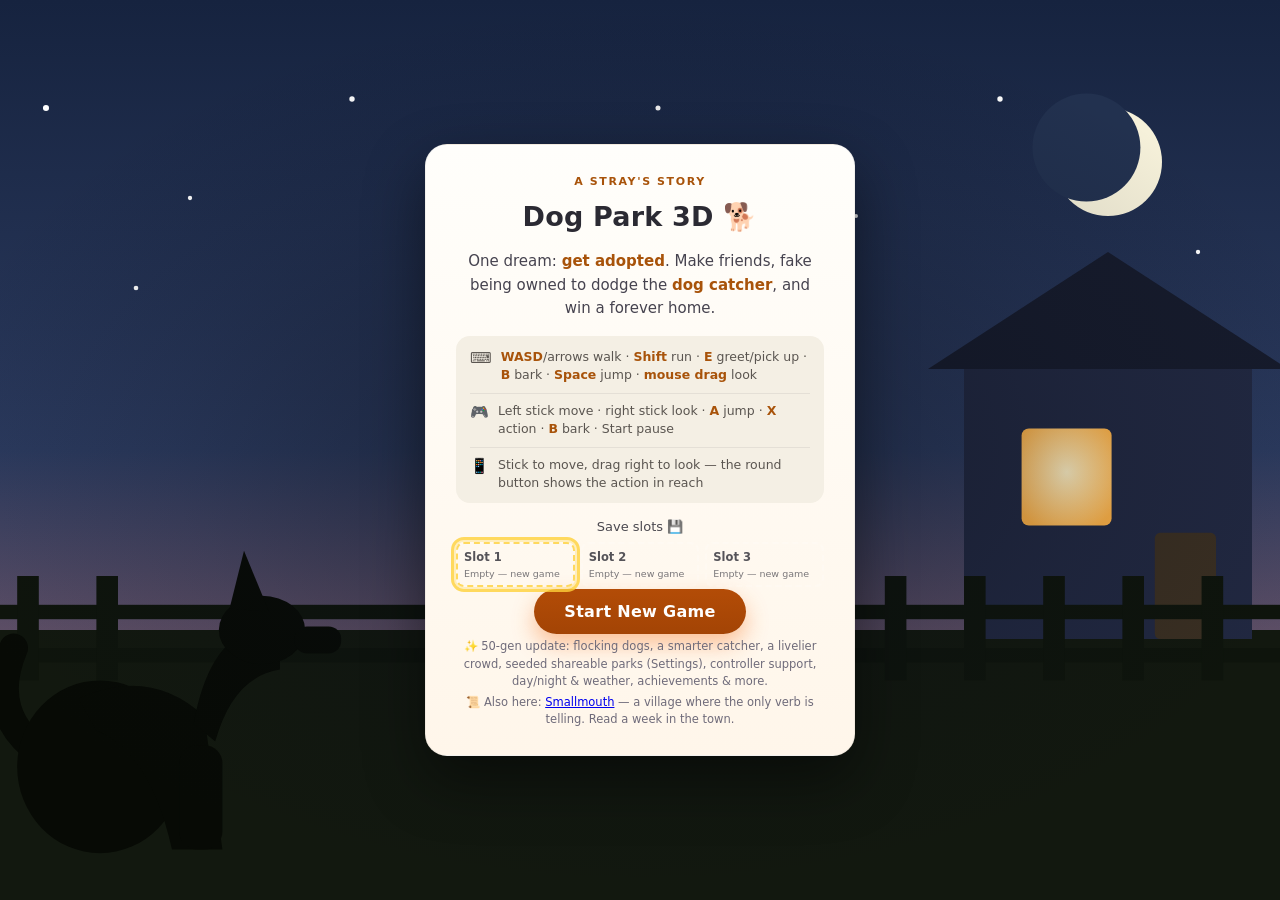
<file: index.html>
<!DOCTYPE html>
<html lang="en">
<head>
  <meta charset="UTF-8" />
  <meta name="viewport" content="width=device-width, initial-scale=1.0, maximum-scale=1.0, user-scalable=no, viewport-fit=cover" />
  <title>Dog Park 3D 🐕</title>
  <link rel="stylesheet" href="world.css" />
</head>
<body>
  <div id="app">
    <canvas id="scene"></canvas>
    <div id="scent-veil" class="hidden" aria-hidden="true"></div>

    <button id="sound-toggle" title="Toggle sound (M)">🔊</button>
    <button id="pause-toggle" title="Pause (P)">⏸</button>
    <button id="ach-toggle" title="Achievements">🏆</button>
    <button id="settings-toggle" title="Settings">⚙</button>

    <!-- Achievements overlay: the full checklist behind the HUD's bare
         "X/N" trophy chip — every achievement, locked or not, with a short
         hint for how to earn it, so it's a real chase-able list. -->
    <div id="ach-overlay" class="overlay hidden">
      <div class="card">
        <h2>Achievements <span id="ach-count"></span></h2>
        <div id="ach-list"></div>
        <button id="ach-done">Done</button>
      </div>
    </div>

    <!-- Settings overlay -->
    <div id="settings-overlay" class="overlay hidden">
      <div class="card">
        <h2>Settings</h2>
        <label class="setrow"><input type="checkbox" id="set-minimap" checked> Minimap radar</label>
        <label class="setrow"><input type="checkbox" id="set-reduce"> Reduce motion (less rain, fireflies, hearts)</label>
        <div class="setrow" style="display:block">🌳 Park seed: <b id="seed-val">—</b> · same seed = same park</div>
        <div class="setrow" style="gap:8px"><button id="copy-seed" class="mini">Copy park link</button><button id="new-park" class="mini">New random park</button></div>
        <div class="setrow" style="display:block">🐕 Save code: carry your level, bond, bark, disguise &amp; achievements to another device</div>
        <div class="setrow" style="gap:8px"><button id="copy-save" class="mini">Copy save code</button></div>
        <div class="setrow" style="gap:8px">
          <input type="text" id="load-save-input" placeholder="Paste a save code…" style="flex:1;min-width:0">
          <button id="load-save" class="mini">Load</button>
        </div>
        <button id="settings-wipe" class="secondary">Delete all save data…</button>
        <button id="settings-done">Done</button>
      </div>
    </div>

    <!-- Pause overlay -->
    <div id="pause-overlay" class="overlay hidden">
      <div class="card">
        <h2>Paused</h2>
        <p>Take a breather. Your progress is saved automatically.</p>
        <div class="keys">
          <span><b>W A S D</b> / stick — move · <b>Shift</b> — sprint (uses Energy)</span>
          <span><b>E</b> — action · <b>B</b> — bark (levels up!) · <b>Space</b> — jump</span>
          <span>🍖 treats = zoomies · 🥏 fetch to bond · feed 🦆 to calm them</span>
        </div>
        <button id="resume-btn">Resume</button>
        <button id="restart-btn" class="secondary">Restart game</button>
        <button id="wipe-btn" class="secondary">Delete all save data…</button>
        <p id="pause-build">build __BUILD__</p>
      </div>
    </div>

    <!-- Game HUD -->
    <!-- Top-centre column. The objective and the coach are STACKED IN FLOW
         rather than each absolutely positioned at a hand-picked top offset:
         the coach used to sit at `top: 60px`, a constant that assumed the
         objective was exactly one wrapped line tall. On a phone the objective
         wraps to 114px, so the coach rendered entirely inside it and both were
         illegible (measured: 100% of the smaller box). -->
    <div id="hud-top">
      <div id="objective" class="hidden"><b id="level-tag"></b><span id="objective-text"></span></div>
      <!-- First-fetch onboarding coach: one line, shown only to a brand-new
           player until they complete their first fetch (see updateCoach). -->
      <div id="coach" class="hidden"></div>
    </div>
    <div id="meters" class="hidden">
      <div class="meter" id="sus-meter">
        <div class="mhead"><span class="mlabel" id="sus-label">Suspicion</span><span class="mval" id="sus-val"></span></div>
        <div class="bar"><i id="susbar"></i><b id="sus-mark" class="hidden" title="he starts chasing here"></b></div>
      </div>
      <div class="meter">
        <div class="mhead"><span class="mlabel">Energy</span><span class="mval" id="stam-val"></span></div>
        <div class="bar"><i id="stambar"></i></div>
      </div>
      <div id="identity"></div>
    </div>
    <canvas id="minimap" width="140" height="140" class="hidden"></canvas>
    <div id="friends" class="hidden"></div>
    <div id="prompt" class="hidden"></div>
    <div id="toast" class="hidden"></div>
    <!-- Achievement banner: unlocks get their OWN surface, not a line in the
         toast stream where they styled identically to "nothing but trash". -->
    <div id="ach-banner" class="hidden" role="status"></div>
    <div id="alert" class="hidden">🚨 Dog catcher! Run — lose him or lower your Suspicion!</div>
    <div id="legend" class="hidden"></div>

    <!-- Mobile controls -->
    <div id="touch-controls" class="hidden">
      <div id="joystick"><div id="stick"></div></div>
      <button id="act-btn">ACT</button>
      <button id="bark-btn">BARK</button>
      <button id="jump-btn">JUMP</button>
      <button id="trick-btn">🐾<small>TRICK</small></button>
      <button id="sniff-btn" aria-label="Sniff (hold)">👃<small>SNIFF</small></button>
    </div>

    <!-- Free-roam trick wheel: hold a trigger (LT on a pad, T on a keyboard, or
         the 🐾 touch button) to open a radial menu of the tricks you've learned,
         aim with the stick/mouse to highlight one, and release / tap to perform
         it near a friend. Distinct from the Simon-Says showcase buttons below. -->
    <div id="trick-wheel" class="hidden" aria-hidden="true">
      <div id="trick-wheel-dial">
        <div id="trick-wheel-hint">Tricks</div>
        <div id="trick-wheel-ring"></div>
      </div>
    </div>

    <!-- Story / level / win / arrest overlay -->
    <div id="story-overlay" class="overlay hidden">
      <div class="card">
        <h2 id="story-title"></h2>
        <p id="story-text"></p>
        <button id="story-btn">Continue</button>
      </div>
    </div>

    <!-- Minigame rules cutscene: HOLD (not tap) to advance, so it can't be
         mashed through by habit — see the hold-bar fill for feedback. -->
    <div id="cutscene-overlay" class="overlay hidden">
      <div class="card">
        <h2 id="cutscene-title"></h2>
        <p id="cutscene-text"></p>
        <div class="hold-bar"><i id="cutscene-hold-fill"></i></div>
        <div id="cutscene-hint">Hold E to continue</div>
      </div>
    </div>

    <!-- Trick showcase Simon-Says input — shown only during the input phase -->
    <div id="trick-controls" class="hidden">
      <button id="trick-sit-btn">SIT</button>
      <button id="trick-spin-btn">SPIN</button>
      <button id="trick-speak-btn">SPEAK</button>
    </div>

    <!-- The called sequence, shown as the CURRENT device's actual button
         glyphs (X/A/B on a pad, 1/2/3 on a keyboard) — not trick names — so
         the player can read off exactly what to press instead of having to
         remember which trick maps to which button. -->
    <div id="trick-sequence" class="hidden"></div>

    <!-- Start / help overlay -->
    <div id="overlay">
      <!-- Animated title backdrop: a self-contained SVG vignette (no assets) —
           a stray outside a picket fence at dusk, gazing at a warm-lit home. Sets
           the game's whole want in one glance, silent (pre-audio-unlock) and
           non-blocking, so it never taxes time-to-fun. Reduce-motion aware. -->
      <div id="title-scene" aria-hidden="true">
        <svg viewBox="0 0 800 500" preserveAspectRatio="xMidYMid slice">
          <defs>
            <linearGradient id="ts-sky" x1="0" y1="0" x2="0" y2="1">
              <stop offset="0" stop-color="#16233f"/>
              <stop offset="0.5" stop-color="#2b3a5e"/>
              <stop offset="0.82" stop-color="#7a5a6a"/>
              <stop offset="1" stop-color="#e6a15c"/>
            </linearGradient>
            <radialGradient id="ts-win" cx="0.5" cy="0.45" r="0.65">
              <stop offset="0" stop-color="#fff0c4"/>
              <stop offset="1" stop-color="#ffb347"/>
            </radialGradient>
            <radialGradient id="ts-scrim" cx="0.5" cy="0.5" r="0.5">
              <stop offset="0" stop-color="#0a0e18" stop-opacity="0.5"/>
              <stop offset="0.65" stop-color="#0a0e18" stop-opacity="0.14"/>
              <stop offset="1" stop-color="#0a0e18" stop-opacity="0"/>
            </radialGradient>
          </defs>
          <rect width="800" height="500" fill="url(#ts-sky)"/>
          <g class="ts-stars" fill="#fff">
            <circle cx="70" cy="60" r="1.7"/><circle cx="150" cy="110" r="1.2"/>
            <circle cx="240" cy="55" r="1.5"/><circle cx="330" cy="95" r="1.1"/>
            <circle cx="120" cy="160" r="1.3"/><circle cx="410" cy="60" r="1.4"/>
            <circle cx="520" cy="120" r="1.1"/><circle cx="600" cy="55" r="1.5"/>
            <circle cx="710" cy="140" r="1.2"/><circle cx="760" cy="80" r="1.4"/>
            <circle cx="300" cy="150" r="1.1"/><circle cx="470" cy="150" r="1.2"/>
          </g>
          <!-- crescent moon -->
          <g class="ts-moon"><circle cx="660" cy="90" r="30" fill="#f6f1da"/>
            <circle cx="648" cy="82" r="30" fill="#22314f"/></g>
          <!-- ground -->
          <rect x="0" y="350" width="800" height="150" fill="#12180f"/>
          <!-- the home, warm window aglow (kept right of the centred card) -->
          <g>
            <polygon points="560,205 660,140 760,205" fill="#161b2c"/>
            <rect x="580" y="205" width="160" height="150" fill="#212841"/>
            <rect class="ts-window" x="612" y="238" width="50" height="54" rx="4" fill="url(#ts-win)"/>
            <rect x="686" y="296" width="34" height="59" rx="3" fill="#3a2f22"/>
          </g>
          <!-- a low picket fence across the mid-ground: the stray sits outside it -->
          <g fill="#0e140c">
            <rect x="-10" y="336" width="820" height="8"/>
            <rect x="-10" y="360" width="820" height="8"/>
            <g>
              <rect x="10" y="320" width="12" height="58"/><rect x="54" y="320" width="12" height="58"/>
              <rect x="98" y="320" width="12" height="58"/><rect x="360" y="320" width="12" height="58"/>
              <rect x="404" y="320" width="12" height="58"/><rect x="448" y="320" width="12" height="58"/>
              <rect x="492" y="320" width="12" height="58"/><rect x="536" y="320" width="12" height="58"/>
              <rect x="580" y="320" width="12" height="58"/><rect x="624" y="320" width="12" height="58"/>
              <rect x="668" y="320" width="12" height="58"/><rect x="712" y="320" width="12" height="58"/>
              <rect x="756" y="320" width="12" height="58"/>
            </g>
          </g>
          <!-- the stray: sitting in the foreground-left, gazing toward the home.
               Outer group positions it; the CSS breathe animation lives on the
               inner group, so its transform can't clobber this translate. -->
          <g transform="translate(48,300)">
            <g class="ts-dog" fill="#070a05">
              <path d="M22,120 Q-12,98 4,60" stroke="#070a05" stroke-width="16" fill="none" stroke-linecap="round"/>
              <ellipse cx="52" cy="126" rx="46" ry="48"/>
              <path d="M40,88 Q80,70 110,98 L120,172 L92,172 Q80,118 50,106 Z"/>
              <rect x="96" y="114" width="24" height="58" rx="10"/>
              <path d="M104,102 Q112,58 136,50 L152,54 L152,72 Q126,76 116,112 Z"/>
              <ellipse cx="142" cy="50" rx="24" ry="19"/>
              <rect x="160" y="48" width="26" height="15" rx="7"/>
              <polygon points="124,38 132,6 146,40"/>
            </g>
          </g>
          <rect width="800" height="500" fill="url(#ts-scrim)"/>
        </svg>
      </div>
      <div class="card">
        <span class="eyebrow">A stray's story</span>
        <h1>Dog Park 3D <span class="brand-emoji">🐕</span></h1>
        <p class="pitch">One dream: <b>get adopted</b>. Make friends, fake being
           owned to dodge the <b>dog catcher</b>, and win a forever home.</p>
        <div class="keys">
          <div class="keys-row"><span class="keys-icon" aria-hidden="true">⌨️</span>
            <span><b>WASD</b>/arrows walk · <b>Shift</b> run · <b>E</b> greet/pick up
              · <b>B</b> bark · <b>Space</b> jump · <b>mouse drag</b> look</span></div>
          <div class="keys-row"><span class="keys-icon" aria-hidden="true">🎮</span>
            <span>Left stick move · right stick look · <b>A</b> jump ·
              <b>X</b> action · <b>B</b> bark · Start pause</span></div>
          <div class="keys-row"><span class="keys-icon" aria-hidden="true">📱</span>
            <span>Stick to move, drag right to look — the round button
              shows the action in reach</span></div>
        </div>
        <!-- Boot flow, one screen at a time (was a single cramped scrolling card
             with no working controller nav for slots): step 0 picks a save slot
             (Continue an existing one, or start a new one); a NEW game only then
             continues to step 1 (coat) and step 2 (name). Continuing an existing
             slot skips straight to the park. #start-btn is ONE stable button
             across every step — its label/action changes with the step, so
             there's always exactly one clear "confirm" control (mouse, Enter
             key, or gamepad A) driving the whole flow. -->
        <div id="step-slots" class="wiz-step">
          <span class="coat-label">Save slots 💾</span>
          <div id="slot-cards"></div>
        </div>
        <div id="step-coat" class="wiz-step hidden">
          <span class="coat-label">Pick your pup 🐾</span>
          <div id="coat-swatches"></div>
        </div>
        <div id="step-name" class="wiz-step hidden">
          <label class="coat-label" for="dog-name">Name your pup</label>
          <input type="text" id="dog-name" maxlength="16" autocomplete="off" spellcheck="false" placeholder="Buddy" />
        </div>
        <p id="pad-hint" class="hidden"></p>
        <button id="start-btn">Continue</button>
        <p class="version">✨ 50-gen update: flocking dogs, a smarter catcher, a livelier crowd, seeded shareable parks (Settings), controller support, day/night &amp; weather, achievements &amp; more.</p>
        <p class="version">📜 Also here: <a href="./smallmouth/">Smallmouth</a> — a village where the only verb is telling. Read a week in the town.</p>
        <p class="loading" id="loading">Loading world…</p>
      </div>
    </div>
    <!-- Celebration confetti + a brief screen flash — juice for the payoff
         moments (level clear, adoption) and the "caught" beat. Pointer-through,
         above the world but below the modal cards. -->
    <div id="confetti" aria-hidden="true"></div>
    <div id="flash" aria-hidden="true"></div>

    <!-- Cinematic cutscene: letterbox bars + a caption, shown while a scripted
         camera shot plays at a story beat. Always skippable (E / ACT / tap). -->
    <div id="cinema" class="hidden" aria-hidden="true">
      <div class="cinebar top"></div>
      <div class="cinebar bottom"></div>
      <div id="cinema-cap"></div>
      <div id="cinema-skip">press E / tap to skip ▸</div>
    </div>

    <div id="build">build __BUILD__</div>
  </div>

  <script type="module" src="world.js?v=__BUILD__"></script>
</body>
</html>
</file>
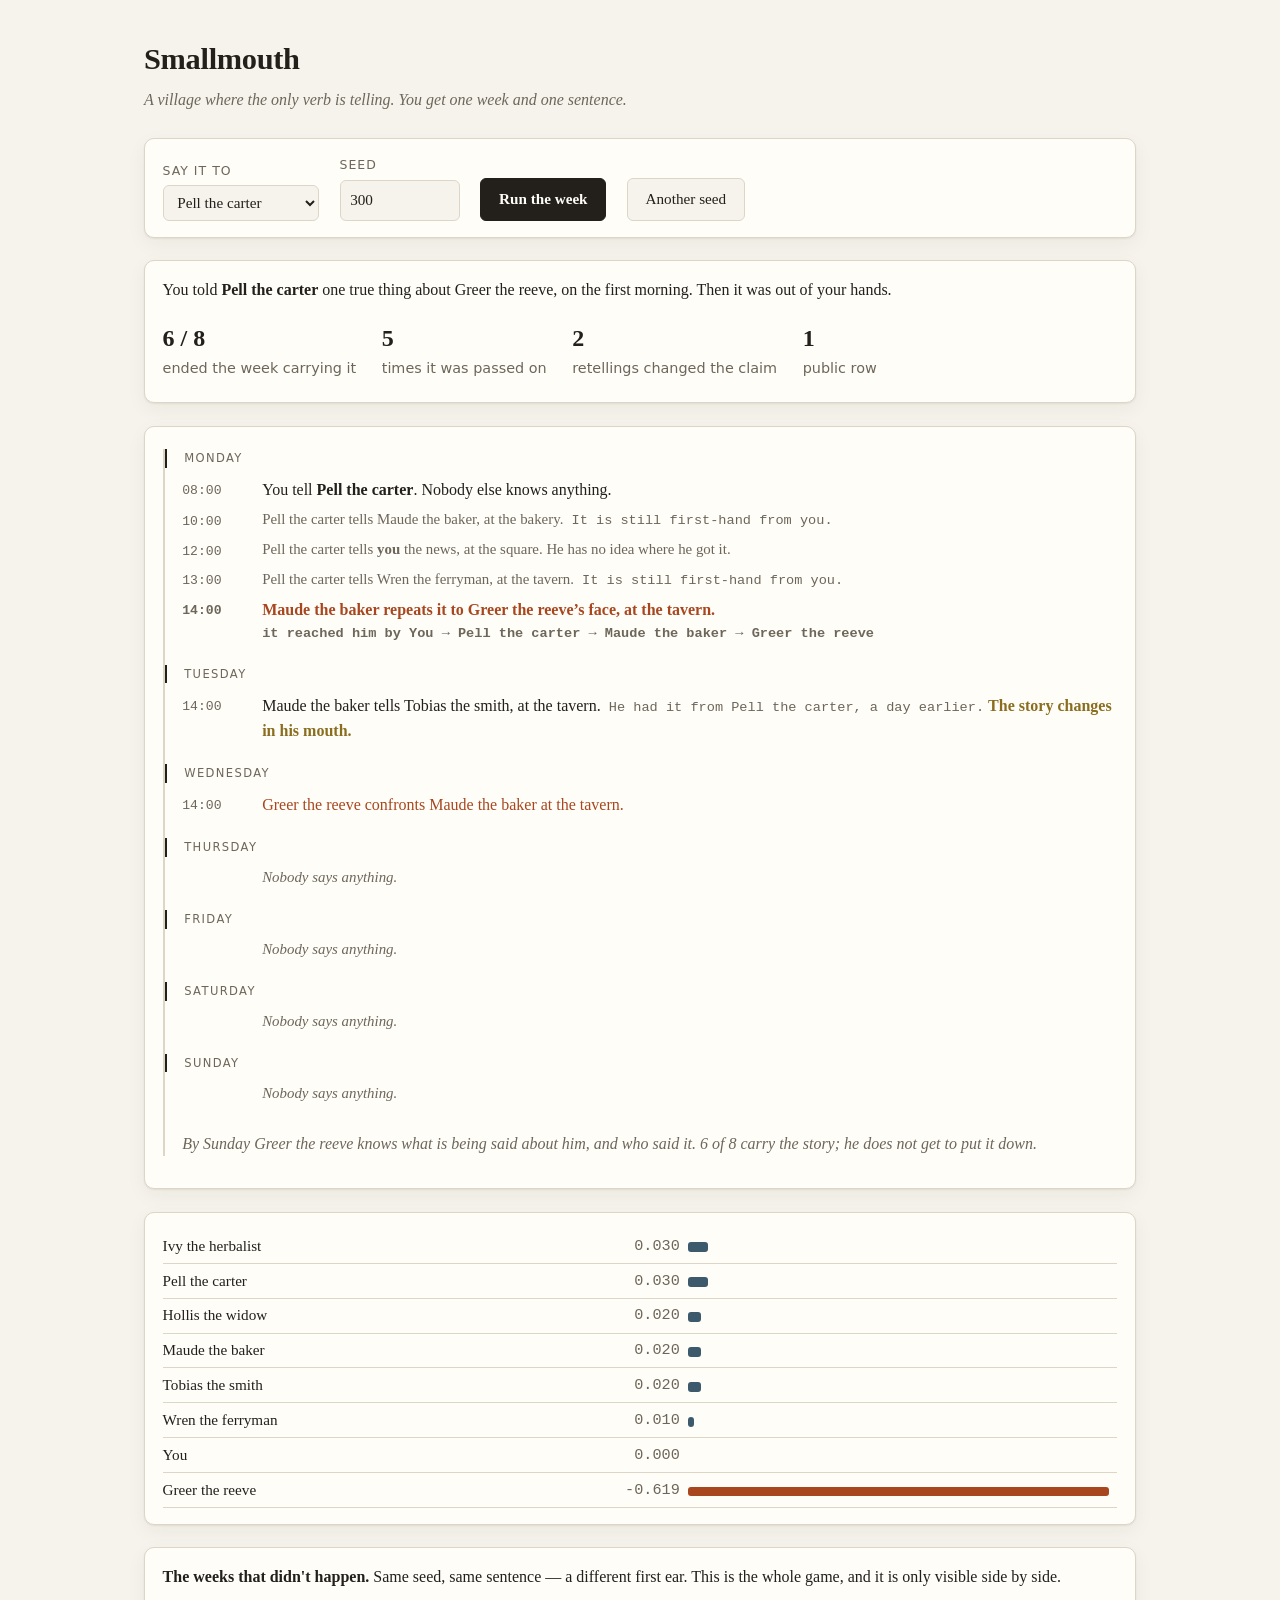
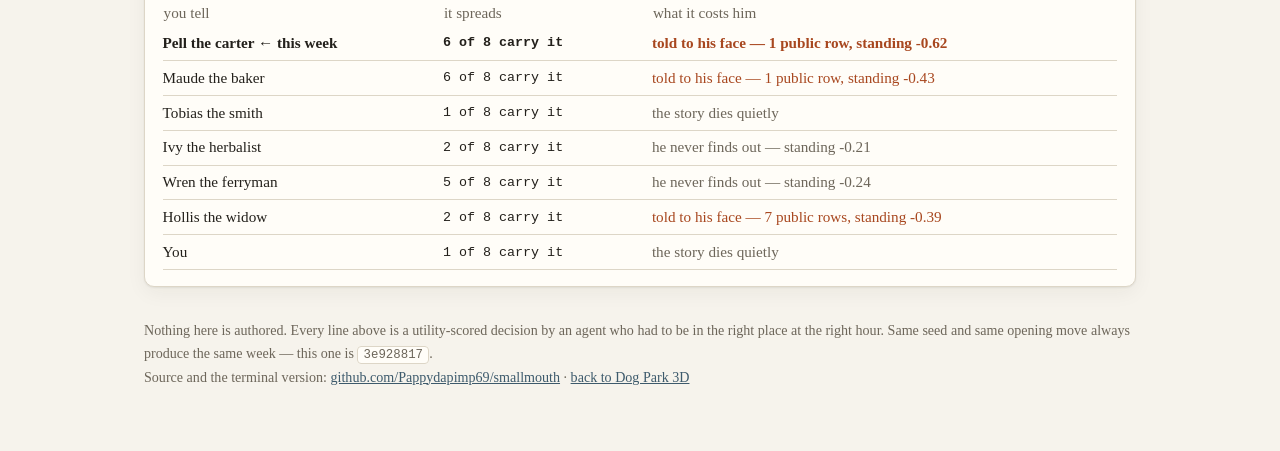
<file: smallmouth/index.html>
<!DOCTYPE html>
<html lang="en">
<head>
<meta charset="UTF-8" />
<meta name="viewport" content="width=device-width, initial-scale=1.0" />
<title>Smallmouth — a week in the town</title>
<style>
  :root {
    --bg: #f6f3ec; --ink: #23201b; --dim: #6d665a; --rule: #ddd6c7;
    --card: #fffdf8; --warm: #a8471f; --cool: #3d5a6c; --gold: #8a6d1f;
    --shadow: 0 1px 2px rgba(35,32,27,.07), 0 6px 20px rgba(35,32,27,.05);
  }
  @media (prefers-color-scheme: dark) {
    :root:not([data-theme="light"]) {
      --bg: #17151280; --bg: #171512; --ink: #ece5d8; --dim: #948b7b; --rule: #322c24;
      --card: #1f1c17; --warm: #e08a5e; --cool: #8fb4c9; --gold: #d6b463;
      --shadow: 0 1px 2px rgba(0,0,0,.4), 0 6px 20px rgba(0,0,0,.3);
    }
  }
  :root[data-theme="dark"] {
    --bg: #171512; --ink: #ece5d8; --dim: #948b7b; --rule: #322c24;
    --card: #1f1c17; --warm: #e08a5e; --cool: #8fb4c9; --gold: #d6b463;
    --shadow: 0 1px 2px rgba(0,0,0,.4), 0 6px 20px rgba(0,0,0,.3);
  }
  * { box-sizing: border-box; }
  body {
    margin: 0; background: var(--bg); color: var(--ink);
    font: 16px/1.6 ui-serif, Georgia, "Iowan Old Style", serif;
    padding: 2.2rem 1.2rem 4rem;
  }
  .wrap { max-width: 62rem; margin: 0 auto; }
  h1 { font-size: 1.9rem; margin: 0 0 .2rem; letter-spacing: -.01em; }
  .tag { color: var(--dim); font-style: italic; margin: 0 0 1.6rem; }
  a { color: var(--cool); }

  .panel {
    background: var(--card); border: 1px solid var(--rule); border-radius: 10px;
    padding: 1rem 1.1rem; box-shadow: var(--shadow); margin-bottom: 1.4rem;
  }
  .controls { display: flex; flex-wrap: wrap; gap: .9rem 1.3rem; align-items: flex-end; }
  label { display: block; font-size: .78rem; text-transform: uppercase;
          letter-spacing: .08em; color: var(--dim); margin-bottom: .3rem; font-family: ui-sans-serif, system-ui, sans-serif; }
  select, input, button {
    font: inherit; font-size: .95rem; color: var(--ink); background: var(--bg);
    border: 1px solid var(--rule); border-radius: 6px; padding: .45rem .6rem;
  }
  input { width: 7.5rem; }
  button { cursor: pointer; background: var(--ink); color: var(--card); border-color: var(--ink); font-weight: 600; padding: .5rem 1.1rem; }
  button:hover { opacity: .88; }

  .lede { margin: 0 0 1rem; }
  .stat { display: flex; flex-wrap: wrap; gap: 1.6rem; margin: 0 0 .4rem; font-family: ui-sans-serif, system-ui, sans-serif; font-size: .9rem; }
  .stat b { display: block; font-size: 1.5rem; font-family: ui-serif, Georgia, serif; font-weight: 600; }
  .stat span { color: var(--dim); }

  .tl { border-left: 2px solid var(--rule); margin: .4rem 0 0; padding: 0 0 0 1.1rem; }
  .day { font-family: ui-sans-serif, system-ui, sans-serif; font-size: .72rem;
         letter-spacing: .12em; text-transform: uppercase; color: var(--dim);
         margin: 1.1rem 0 .4rem -1.1rem; padding-left: 1.1rem;
         border-left: 2px solid var(--ink); }
  .day:first-child { margin-top: 0; }
  .ev { display: grid; grid-template-columns: 4.2rem 1fr; gap: .8rem; padding: .18rem 0; }
  .ev time { color: var(--dim); font-family: ui-monospace, monospace; font-size: .82rem; padding-top: .18rem; }
  .ev.quiet { color: var(--dim); font-size: .93rem; }
  .ev.turn { color: var(--warm); font-weight: 600; }
  .ev.row  { color: var(--warm); }
  .ev.mut em { color: var(--gold); font-style: normal; font-weight: 600; }
  .chain { color: var(--dim); font-size: .85rem; font-family: ui-monospace, monospace; }

  table { border-collapse: collapse; width: 100%; font-size: .95rem; }
  td { padding: .3rem .5rem .3rem 0; border-bottom: 1px solid var(--rule); }
  td.num { text-align: right; font-family: ui-monospace, monospace; width: 5rem; color: var(--dim); }
  .bar { height: .62rem; border-radius: 3px; background: var(--cool); display: inline-block; vertical-align: middle; }
  .bar.neg { background: var(--warm); }
  .barcell { width: 45%; }

  footer { color: var(--dim); font-size: .88rem; margin-top: 2rem; }
  code { font-family: ui-monospace, monospace; font-size: .88em; background: var(--card);
         border: 1px solid var(--rule); border-radius: 4px; padding: .05rem .32rem; }
  .none { color: var(--dim); font-style: italic; }
</style>
</head>
<body>
<div class="wrap">

  <h1>Smallmouth</h1>
  <p class="tag">A village where the only verb is telling. You get one week and one sentence.</p>

  <div class="panel">
    <div class="controls">
      <div>
        <label for="tell">Say it to</label>
        <select id="tell"></select>
      </div>
      <div>
        <label for="seed">Seed</label>
        <input id="seed" type="number" value="300" min="0" step="1" />
      </div>
      <button id="run">Run the week</button>
      <button id="roll" style="background:var(--bg);color:var(--ink);border-color:var(--rule);font-weight:400">Another seed</button>
    </div>
  </div>

  <div class="panel">
    <p class="lede" id="lede">—</p>
    <div class="stat" id="stats"></div>
  </div>

  <div class="panel">
    <div class="tl" id="timeline"></div>
  </div>

  <div class="panel">
    <table id="standing"></table>
  </div>

  <div class="panel">
    <p class="lede" style="margin-bottom:.6rem"><b>The weeks that didn't happen.</b>
      Same seed, same sentence — a different first ear. This is the whole game,
      and it is only visible side by side.</p>
    <table id="counterfactual"></table>
  </div>

  <footer>
    Nothing here is authored. Every line above is a utility-scored decision by an agent
    who had to be in the right place at the right hour. Same seed and same opening move
    always produce the same week — <span id="fp"></span>.
    <br />Source and the terminal version:
    <a href="https://github.com/Pappydapimp69/smallmouth">github.com/Pappydapimp69/smallmouth</a>
    · <a href="../">back to Dog Park 3D</a>
  </footer>

</div>

<script type="module">
import { Town } from "./sim/town.js?v=__BUILD__";
import { fingerprint } from "./sim/fingerprint.js?v=__BUILD__";
import { resetMemoryIds } from "./sim/memory.js?v=__BUILD__";
import { resetRumorIds } from "./sim/rumor.js?v=__BUILD__";

const CAST = await (await fetch("./town/cast.json?v=__BUILD__")).json();
const el = (id) => document.getElementById(id);
const nameOf = (id) => (CAST.find((c) => c.id === id) || { name: id }).name;

// The subject of the rumour can't also be the person you tell it to.
for (const c of CAST) {
  if (c.id === "greer") continue;
  const o = document.createElement("option");
  o.value = c.id;
  o.textContent = c.name + (c.id === "you" ? " (nobody)" : "");
  el("tell").append(o);
}
el("tell").value = "pell";

const stamp = (at) => `d${Math.floor(at / 12) + 1} ${String(8 + (at % 12)).padStart(2, "0")}:00`;

function render(tell, seed) {
  resetMemoryIds(); resetRumorIds();
  const town = new Town(CAST, { seed });
  town.plant({ speaker: "you", listener: tell, about: "greer", valence: -0.7, kind: "witnessed" });
  town.run(7 * 12);

  const shares = town.log.filter((l) => l.type === "share");
  const faces  = town.log.filter((l) => l.type === "to-their-face");
  const rows   = town.log.filter((l) => l.type === "confront");
  const knows  = [...town.agents.values()].filter((a) => a.carrying.length).length;
  const muts   = shares.filter((l) => l.mutated).length;

  el("lede").innerHTML = `You told <b>${nameOf(tell)}</b> one true thing about Greer the reeve, ` +
    `on the first morning. Then it was out of your hands.`;

  el("stats").innerHTML = [
    [knows + " / " + town.agents.size, "ended the week carrying it"],
    [shares.length, shares.length === 1 ? "time it was passed on" : "times it was passed on"],
    [muts, muts === 1 ? "retelling changed the claim" : "retellings changed the claim"],
    [rows.length, rows.length === 1 ? "public row" : "public rows"],
  ].map(([n, s]) => `<div><b>${n}</b><span>${s}</span></div>`).join("");

  // ---- the week, hour by hour
  const tl = el("timeline");
  tl.innerHTML = "";
  // Every day gets a container UP FRONT, in order, so a quiet day can be
  // filled in afterwards and still sit in its place. Emitting the header on the
  // first event of a day meant days with no events simply did not exist, and
  // seven days read as one uninterrupted run — no pace, no waiting, no sense
  // that a story can stall for a day and pick back up.
  const DAYS = ["Monday","Tuesday","Wednesday","Thursday","Friday","Saturday","Sunday"];
  const dayBox = [];
  for (let d = 0; d < 7; d++) {
    const h = document.createElement("div");
    h.className = "day";
    h.textContent = DAYS[d];
    const box = document.createElement("div");
    tl.append(h, box);
    dayBox.push(box);
  }
  const line = (at, cls, html) => {
    const row = document.createElement("div");
    row.className = "ev " + cls;
    row.innerHTML = `<time>${stamp(at).slice(3)}</time><div>${html}</div>`;
    (dayBox[Math.floor(at / 12)] || dayBox[6]).append(row);
  };

  // D1 asked "a story, or a list of events?" and scored 1 twice. It was a list
  // because every line was an independent fact — "A tells B at the place" —
  // with no BECAUSE. The causal chain is in the data and never reached the
  // page: who told the teller, how stale it was by then, whether this was the
  // first the listener had heard of it. A story is the same events plus their
  // provenance and their silences.
  const heardAt = new Map([[tell, 0]]);   // when each person first got it
  const gotItFrom = new Map();            // …and from whom
  const spokenDays = new Set();
  for (const l of town.log) {
    if (l.type === "plant") {
      line(l.at, "", `You tell <b>${nameOf(l.listener)}</b>. Nobody else knows anything.`);
      spokenDays.add(Math.floor(l.at / 12));
    } else if (l.type === "share") {
      spokenDays.add(Math.floor(l.at / 12));
      const first = !heardAt.has(l.to);
      if (first) { heardAt.set(l.to, l.at); gotItFrom.set(l.to, l.from); }
      if (l.toSubject) continue;                       // rendered by its to-their-face entry
      // Where the TELLER got it, and how long they sat on it. This is the
      // difference between a log entry and a sentence with a cause.
      const src = gotItFrom.get(l.from);
      const held = l.at - (heardAt.get(l.from) ?? l.at);
      const because = src
        ? ` He had it from ${nameOf(src)}${held >= 12 ? ", a day earlier" : held >= 2 ? `, ${held} hours before` : ", minutes earlier"}.`
        : ` It is still first-hand from you.`;
      if (l.to === "you") {
        // Genuinely what the sim does — the player is just another agent id, so
        // a carrier can hand your own sentence back to you. Left in, because it
        // is true and it is funny, but written so it reads as a moment rather
        // than as a rendering fault.
        line(l.at, "quiet",
          `${nameOf(l.from)} tells <b>you</b> the news, at the ${l.place}. He has no idea where he got it.`);
        continue;
      }
      line(l.at, l.mutated ? "mut" : "quiet",
        `${nameOf(l.from)} tells ${nameOf(l.to)}, at the ${l.place}.` +
        `<span class="chain" style="display:inline"> ${because}</span>` +
        (l.mutated ? ` <em>The story changes in his mouth.</em>` : "") +
        (first ? "" : ` <span class="chain" style="display:inline">She already knew.</span>`));
    } else if (l.type === "to-their-face") {
      spokenDays.add(Math.floor(l.at / 12));
      line(l.at, "turn",
        `${nameOf(l.from)} repeats it to ${nameOf(l.to)}’s face, at the ${l.place}.` +
        `<div class="chain">it reached him by ${l.chain.map(nameOf).join(" → ")}</div>`);
    } else if (l.type === "confront") {
      spokenDays.add(Math.floor(l.at / 12));   // a public row is not a quiet day
      line(l.at, "row", `${nameOf(l.from)} confronts ${nameOf(l.to)} at the ${l.place}.`);
    }
  }
  // Silence is part of the week. A day with nothing in it used to vanish from
  // the timeline entirely, so seven days read as one uninterrupted run of
  // events — no pace, no waiting, no sense that a story can stall.
  for (let d = 0; d < 7; d++) {
    if (spokenDays.has(d)) continue;
    const q = document.createElement("div");
    q.className = "ev quiet";
    q.innerHTML = `<time></time><div><em>Nobody says anything.</em></div>`;
    dayBox[d].append(q);
  }
  // And a week needs an ending, not a last log line.
  const close = document.createElement("p");
  close.className = "none";
  close.style.marginTop = "1.4rem";
  close.textContent = faces.length
    ? `By Sunday ${nameOf("greer")} knows what is being said about him, and who said it. ` +
      `${knows} of ${town.agents.size} carry the story; he does not get to put it down.`
    : `By Sunday ${knows} of ${town.agents.size} carry it and ${nameOf("greer")} still does not know. ` +
      `He is the only one in the village who thinks nothing happened this week.`;
  tl.append(close);

  // ---- how the town sees each other by Sunday
  const st = town.standing();
  const peak = Math.max(0.05, ...st.map((s) => Math.abs(s.standing)));
  el("standing").innerHTML = st.map((s) => {
    const w = (Math.abs(s.standing) / peak) * 100;
    return `<tr><td>${s.name}</td><td class="num">${s.standing.toFixed(3)}</td>` +
      `<td class="barcell"><span class="bar ${s.standing < 0 ? "neg" : ""}" style="width:${w.toFixed(1)}%"></span></td></tr>`;
  }).join("");

  el("fp").innerHTML = `this one is <code>${fingerprint(town.serialize())}</code>`;

  // ---- the weeks you didn't choose ----------------------------------------
  // D2 asked "switch Pell -> Hollis: meaningfully different, or just different
  // numbers?" and scored 1 — because the difference between confidants only
  // exists ACROSS runs, and the page left the comparing to the reader's
  // memory. The sim is deterministic and a week costs milliseconds, so run
  // the alternatives on the SAME seed and put them in one table. Reach and
  // consequence are separate columns, because their independence is the claim.
  const alts = [];
  for (const c of CAST) {
    if (c.id === "greer" || c.id === tell) continue;
    resetMemoryIds(); resetRumorIds();
    const alt = new Town(CAST, { seed });
    alt.plant({ speaker: "you", listener: c.id, about: "greer", valence: -0.7, kind: "witnessed" });
    alt.run(7 * 12);
    alts.push(summarize(c.id, alt));
  }
  const all = [{ chosen: true, ...summarize(tell, town) }, ...alts];
  el("counterfactual").innerHTML =
    `<tr><th style="text-align:left;color:var(--dim);font-weight:400">you tell</th>` +
    `<th style="text-align:left;color:var(--dim);font-weight:400">it spreads</th>` +
    `<th style="text-align:left;color:var(--dim);font-weight:400">what it costs him</th></tr>` +
    all.map((r) =>
      `<tr${r.chosen ? ' style="font-weight:600"' : ""}>` +
      `<td>${nameOf(r.id)}${r.chosen ? " ← this week" : ""}</td>` +
      `<td style="font-family:ui-monospace,monospace;font-size:.88em;white-space:nowrap;padding-right:1rem">${r.reach} of ${CAST.length} carry it</td>` +
      `<td style="color:${r.face ? "var(--warm)" : "var(--dim)"}">${r.story}</td></tr>`
    ).join("");

  function summarize(id, t) { return { id, ...weekShape(t) }; }
  function weekShape(t) {
    // Same count as the stats panel above ("N of 8 ended the week carrying
    // it") — two different conventions for the same week on one page is the
    // exact illegibility this table exists to fix.
    const reach = [...t.agents.values()].filter((a) => a.carrying.length).length;
    const faces = t.log.filter((l) => l.type === "to-their-face").length;
    const rows2 = t.log.filter((l) => l.type === "confront").length;
    const standing = t.standing().find((s) => s.id === "greer").standing;
    let story;
    if (faces) story = `told to his face — ${rows2} public row${rows2 === 1 ? "" : "s"}, standing ${standing.toFixed(2)}`;
    else if (reach <= 1) story = "the story dies quietly";
    else story = `he never finds out — standing ${standing.toFixed(2)}`;
    return { reach, face: faces > 0, story };
  }
}

const go = () => render(el("tell").value, Number(el("seed").value) >>> 0);
el("run").addEventListener("click", go);
el("tell").addEventListener("change", go);
el("roll").addEventListener("click", () => {
  el("seed").value = Math.floor(Math.random() * 99999);   // UI only — never the sim
  go();
});
go();
</script>
</body>
</html>
</file>
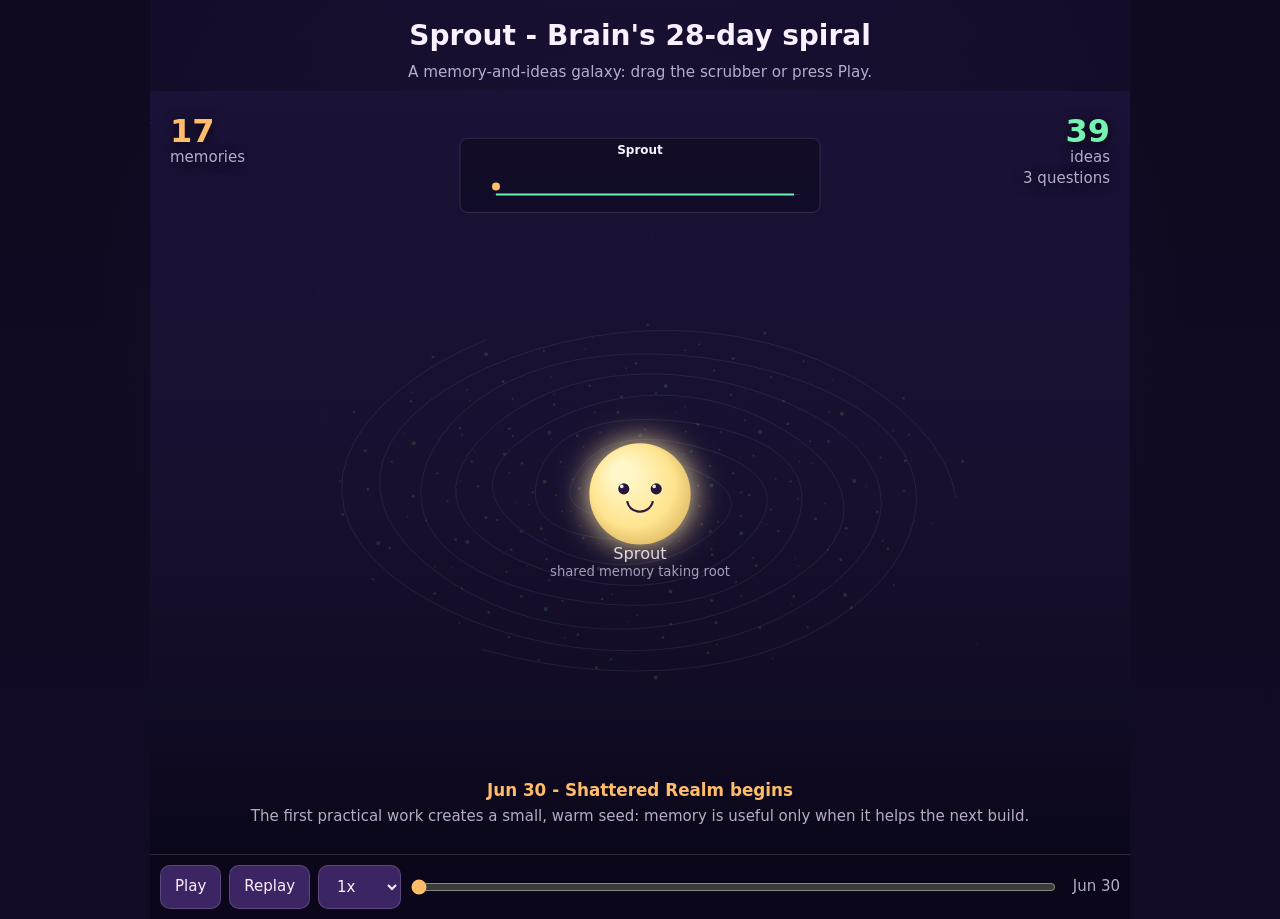
<file: brain-galaxy-viz.html>
<!doctype html>
<html lang="en">
<head>
  <meta charset="utf-8">
  <meta name="viewport" content="width=device-width, initial-scale=1">
  <title>Sprout - Brain Spiral Growth</title>
  <style>
    :root {
      color-scheme: dark;
      --bg: #110b26;
      --bg2: #1a1237;
      --ink: #f8f1ff;
      --muted: #b7abc9;
      --gold: #ffbd69;
      --mint: #74f3b1;
      --aqua: #7bdcff;
      --rose: #ff7ea8;
      --panel: rgba(23, 15, 45, 0.88);
      --line: rgba(255, 255, 255, 0.14);
    }
    * { box-sizing: border-box; }
    html, body { margin: 0; min-height: 100%; }
    body {
      background:
        radial-gradient(circle at 50% 35%, rgba(91, 54, 145, 0.26), transparent 34rem),
        linear-gradient(#10091f, var(--bg));
      color: var(--ink);
      font: 15px/1.45 system-ui, -apple-system, BlinkMacSystemFont, "Segoe UI", sans-serif;
    }
    main {
      width: min(980px, 100vw);
      min-height: 100vh;
      margin: 0 auto;
      display: grid;
      grid-template-rows: auto minmax(440px, 1fr) auto;
      background: linear-gradient(180deg, rgba(25, 15, 51, 0.58), rgba(12, 8, 27, 0.82));
    }
    header {
      padding: 16px 18px 8px;
      text-align: center;
    }
    h1 {
      margin: 0;
      font-size: clamp(1.2rem, 4vw, 1.75rem);
      font-weight: 600;
      letter-spacing: 0;
    }
    .subtitle {
      margin: 4px 0 0;
      color: var(--muted);
      font-size: 0.95rem;
    }
    .stage {
      position: relative;
      min-height: 440px;
      overflow: hidden;
      background:
        radial-gradient(circle at 50% 86%, rgba(32, 24, 66, 0.96), transparent 24rem),
        radial-gradient(circle at 50% 54%, rgba(49, 35, 92, 0.84), rgba(20, 13, 43, 0.74) 55%, rgba(12, 8, 28, 0.95));
    }
    canvas {
      width: 100%;
      height: 100%;
      min-height: 560px;
      display: block;
    }
    .metrics {
      position: absolute;
      inset: 24px 20px auto;
      display: flex;
      justify-content: space-between;
      gap: 16px;
      pointer-events: none;
      font-variant-numeric: tabular-nums;
    }
    .metric {
      color: var(--muted);
      text-shadow: 0 2px 12px rgba(0, 0, 0, 0.8);
      min-width: 82px;
    }
    .metric.right { text-align: right; }
    .metric strong {
      display: block;
      color: var(--gold);
      font-size: clamp(1.35rem, 5vw, 2rem);
      line-height: 1;
    }
    .metric.right strong { color: var(--mint); }
    .caption {
      padding: 12px 20px 10px;
      text-align: center;
      background: linear-gradient(180deg, rgba(19, 12, 39, 0), rgba(11, 7, 25, 0.92));
      min-height: 88px;
    }
    .caption strong {
      display: block;
      color: var(--gold);
      font-size: 1.05rem;
      font-weight: 600;
    }
    .caption span {
      display: block;
      color: var(--muted);
      max-width: 58rem;
      margin: 4px auto 0;
    }
    .controls {
      display: grid;
      grid-template-columns: auto auto auto minmax(130px, 1fr) auto;
      gap: 8px;
      align-items: center;
      padding: 10px;
      background: rgba(11, 7, 25, 0.96);
      border-top: 1px solid var(--line);
    }
    button, select, input {
      font: inherit;
    }
    button, select {
      color: var(--ink);
      background: rgba(69, 44, 112, 0.86);
      border: 1px solid rgba(255, 255, 255, 0.16);
      border-radius: 10px;
      min-height: 44px;
      padding: 0 14px;
    }
    button { cursor: pointer; }
    button:active { transform: translateY(1px); }
    select { min-width: 74px; }
    input[type="range"] {
      width: 100%;
      accent-color: var(--gold);
    }
    .date {
      min-width: 58px;
      text-align: right;
      color: var(--muted);
      font-variant-numeric: tabular-nums;
    }
    .sr-only {
      position: absolute;
      width: 1px;
      height: 1px;
      overflow: hidden;
      clip: rect(0 0 0 0);
      white-space: nowrap;
    }
    @media (max-width: 640px) {
      main { min-height: 100dvh; }
      header { padding: 12px 12px 6px; }
      .stage { min-height: 510px; }
      canvas { min-height: 510px; }
      .metrics { inset: 18px 16px auto; }
      .controls {
        grid-template-columns: 1fr 1fr 70px;
      }
      .controls input, .controls .date {
        grid-column: 1 / -1;
      }
      .date { text-align: center; }
    }
  </style>
</head>
<body>
  <main>
    <header>
      <h1>Sprout - Brain's 28-day spiral</h1>
      <p class="subtitle">A memory-and-ideas galaxy: drag the scrubber or press Play.</p>
    </header>

    <section class="stage" aria-label="Sprout spiral galaxy animation">
      <canvas id="sprout" width="900" height="620" aria-describedby="summary"></canvas>
      <p id="summary" class="sr-only">Animated visualization of Brain growth over 28 days. A central sprout grows while memory, idea, and tension stars reveal along spiral galaxy arms.</p>
      <div class="metrics" aria-hidden="true">
        <div class="metric"><strong id="memoryCount">17</strong><span>memories</span></div>
        <div class="metric right"><strong id="ideaCount">39</strong><span>ideas</span><br><span id="tensionCount">3 questions</span></div>
      </div>
    </section>

    <section class="caption" aria-live="polite">
      <strong id="captionTitle">Jun 30 - Shattered Realm begins</strong>
      <span id="captionText">A render spine and a mobile-combat milestone each mine a few SYSTEM ideas on the way past.</span>
    </section>

    <section class="controls" aria-label="Playback controls">
      <button id="play" type="button">Play</button>
      <button id="replay" type="button">Replay</button>
      <select id="speed" aria-label="Playback speed">
        <option value="0.5">0.5x</option>
        <option value="1" selected>1x</option>
        <option value="2">2x</option>
      </select>
      <input id="scrub" type="range" min="0" max="27" value="0" step="1" aria-label="Day scrubber">
      <div class="date" id="date">Jun 30</div>
    </section>
  </main>

  <script>
    (() => {
      const canvas = document.getElementById("sprout");
      const ctx = canvas.getContext("2d");
      const playBtn = document.getElementById("play");
      const replayBtn = document.getElementById("replay");
      const speedSel = document.getElementById("speed");
      const scrub = document.getElementById("scrub");
      const dateEl = document.getElementById("date");
      const titleEl = document.getElementById("captionTitle");
      const textEl = document.getElementById("captionText");
      const memoryCount = document.getElementById("memoryCount");
      const ideaCount = document.getElementById("ideaCount");
      const tensionCount = document.getElementById("tensionCount");
      const prefersReduced = window.matchMedia && window.matchMedia("(prefers-reduced-motion: reduce)").matches;

      const story = [
        { day: 0, date: "Jun 30", title: "Shattered Realm begins", text: "The first practical work creates a small, warm seed: memory is useful only when it helps the next build.", mem: 17, ideas: 39, q: 3 },
        { day: 4, date: "Jul 4", title: "Patterns start clustering", text: "Game-dev, system, process, input, and NPC-sim notes stop looking isolated and start forming neighborhoods.", mem: 62, ideas: 88, q: 5 },
        { day: 9, date: "Jul 9", title: "Verification becomes the rule", text: "The sprout gets stronger when lessons are tied to real bugs, screenshots, tests, and working demos.", mem: 143, ideas: 170, q: 8 },
        { day: 15, date: "Jul 15", title: "Connections appear", text: "Lessons begin linking across projects. The map is no longer a pile of notes; it is a reusable memory system.", mem: 236, ideas: 260, q: 13 },
        { day: 22, date: "Jul 22", title: "Seams become visible", text: "Untested combinations gather at the edge. They are not failures; they are the next experiments to run.", mem: 305, ideas: 335, q: 18 },
        { day: 27, date: "Jul 27", title: "Brain becomes a garden", text: "The system now holds confirmed lessons, reusable ideas, open questions, and a frontier of future tests.", mem: 351, ideas: 386, q: 35 }
      ];

      const clusters = [
        { name: "NPC sim", count: 5, x: -0.39, y: 0.17, color: "#66f0aa", appear: 2 },
        { name: "Game dev", count: 1, x: -0.20, y: -0.10, color: "#ffc36c", appear: 0 },
        { name: "Other", count: 10, x: 0.08, y: -0.23, color: "#ffbf68", appear: 5 },
        { name: "Process", count: 2, x: 0.32, y: -0.15, color: "#ffbc72", appear: 6 },
        { name: "System", count: 12, x: 0.25, y: 0.18, color: "#76f2ad", appear: 8 },
        { name: "Input UI", count: 1, x: 0.46, y: 0.12, color: "#ffc165", appear: 12 },
        { name: "Testing", count: 7, x: -0.22, y: 0.25, color: "#72f1bd", appear: 14 },
        { name: "Audio", count: 4, x: 0.03, y: 0.31, color: "#6bdcff", appear: 18 }
      ];

      const spiralStars = Array.from({ length: 240 }, (_, i) => {
        const arm = i % 3;
        const band = Math.floor(i / 3);
        const k = band / 80;
        const wobble = Math.sin(i * 7.13) * 0.08;
        return {
          arm,
          k,
          drift: wobble,
          size: 0.7 + (i % 11 === 0 ? 1.15 : (i % 5) * 0.16),
          reveal: clamp(k * 0.93 + arm * 0.025 + (i % 13) * 0.002, 0, 1),
          kind: i % 10 === 0 ? "question" : i % 3 === 0 ? "memory" : "idea"
        };
      });

      let state = { day: 0, playing: false, last: 0, acc: 0, raf: 0 };

      function lerp(a, b, t) { return a + (b - a) * t; }
      function clamp(v, a, b) { return Math.max(a, Math.min(b, v)); }
      function smooth(t) { return t * t * (3 - 2 * t); }

      function currentBeat(day) {
        let a = story[0], b = story[story.length - 1];
        for (let i = 0; i < story.length - 1; i++) {
          if (day >= story[i].day && day <= story[i + 1].day) {
            a = story[i]; b = story[i + 1]; break;
          }
        }
        const span = Math.max(1, b.day - a.day);
        const k = smooth(clamp((day - a.day) / span, 0, 1));
        return {
          label: a.date,
          title: day >= b.day ? `${b.date} - ${b.title}` : `${a.date} - ${a.title}`,
          text: day >= b.day ? b.text : a.text,
          mem: Math.round(lerp(a.mem, b.mem, k)),
          ideas: Math.round(lerp(a.ideas, b.ideas, k)),
          q: Math.round(lerp(a.q, b.q, k))
        };
      }

      function resize() {
        const rect = canvas.getBoundingClientRect();
        const dpr = Math.max(1, Math.min(1.5, window.devicePixelRatio || 1));
        const w = Math.max(320, Math.floor(rect.width * dpr));
        const h = Math.max(420, Math.floor(rect.height * dpr));
        if (canvas.width !== w || canvas.height !== h) {
          canvas.width = w;
          canvas.height = h;
        }
      }

      function drawBackground(w, h, t) {
        const g = ctx.createLinearGradient(0, 0, 0, h);
        g.addColorStop(0, "#1a1237");
        g.addColorStop(0.62, "#17102e");
        g.addColorStop(1, "#0f0a22");
        ctx.fillStyle = g;
        ctx.fillRect(0, 0, w, h);
        ctx.save();
        ctx.globalAlpha = 0.42;
        for (let i = 0; i < 120; i++) {
          const x = (i * 137.5 + Math.sin(i) * 19) % w;
          const y = (i * 83.3 + Math.cos(i * 2) * 31) % h;
          const tw = prefersReduced ? 0.6 : 0.45 + Math.sin(t * 0.001 + i) * 0.25;
          ctx.fillStyle = `rgba(232,239,255,${0.12 * tw})`;
          ctx.fillRect(x, y, i % 9 === 0 ? 2 : 1, i % 9 === 0 ? 2 : 1);
        }
        ctx.restore();
      }

      function spiralPoint(cx, cy, unit, arm, k, t, drift) {
        const turn = arm * Math.PI * 2 / 3 + k * Math.PI * 4.95 - 0.88;
        const breathe = prefersReduced ? 0 : Math.sin(t * 0.00022) * 0.04;
        const r = unit * (0.13 + k * 1.22 + drift + breathe);
        return {
          x: cx + Math.cos(turn) * r * 1.22,
          y: cy + Math.sin(turn) * r * 0.70
        };
      }

      function drawSpiralGalaxy(cx, cy, unit, progress, t) {
        ctx.save();
        ctx.lineCap = "round";
        for (let arm = 0; arm < 3; arm++) {
          for (const pass of [0, 1]) {
            const limit = pass ? progress : 1;
            ctx.beginPath();
            let started = false;
            const steps = Math.max(5, Math.floor(150 * limit));
            for (let i = 0; i <= steps; i++) {
              const k = i / 150;
              const p = spiralPoint(cx, cy, unit, arm, k, t, Math.sin(i * 0.41 + arm) * 0.015);
              if (!started) {
                ctx.moveTo(p.x, p.y);
                started = true;
              } else {
                ctx.lineTo(p.x, p.y);
              }
            }
            ctx.strokeStyle = pass ? "rgba(255, 189, 105, 0.34)" : "rgba(255, 255, 255, 0.075)";
            ctx.lineWidth = pass ? Math.max(1.5, unit * 0.012) : 1;
            ctx.shadowColor = pass ? "#ffbd69" : "transparent";
            ctx.shadowBlur = pass ? unit * 0.045 : 0;
            ctx.stroke();
          }
        }

        for (const star of spiralStars) {
          const lit = progress >= star.reveal;
          const fade = lit ? 0.42 + smooth(clamp((progress - star.reveal) / 0.08, 0, 1)) * 0.58 : 0.14;
          const p = spiralPoint(cx, cy, unit, star.arm, star.k, t, star.drift);
          const color = star.kind === "memory" ? "#ffbd69" : star.kind === "question" ? "#ff7ea8" : "#74f3b1";
          ctx.globalAlpha = fade;
          ctx.fillStyle = color;
          if (lit && star.size > 1.4) {
            ctx.shadowColor = color;
            ctx.shadowBlur = unit * 0.035;
          } else {
            ctx.shadowBlur = 0;
          }
          ctx.beginPath();
          ctx.arc(p.x, p.y, star.size * (canvas.width / 900), 0, Math.PI * 2);
          ctx.fill();
        }

        const activeArm = Math.min(2, Math.floor(progress * 3));
        const activeK = clamp((progress * 3) % 1, 0, 1);
        const head = spiralPoint(cx, cy, unit, activeArm, activeK, t, 0.02);
        ctx.globalAlpha = 1;
        ctx.shadowColor = "#7bdcff";
        ctx.shadowBlur = unit * 0.12;
        ctx.strokeStyle = "rgba(123, 220, 255, 0.82)";
        ctx.lineWidth = Math.max(2, unit * 0.014);
        ctx.beginPath();
        ctx.arc(head.x, head.y, unit * 0.045, 0, Math.PI * 2);
        ctx.stroke();
        ctx.fillStyle = "rgba(255, 255, 255, 0.88)";
        ctx.beginPath();
        ctx.arc(head.x, head.y, unit * 0.012, 0, Math.PI * 2);
        ctx.fill();
        ctx.restore();
      }

      function orb(x, y, r, color, label, count, glow) {
        ctx.save();
        ctx.globalAlpha = glow;
        ctx.shadowColor = color;
        ctx.shadowBlur = r * 0.7;
        ctx.fillStyle = color;
        ctx.beginPath();
        ctx.arc(x, y, r, 0, Math.PI * 2);
        ctx.fill();
        ctx.globalAlpha = glow * 0.5;
        ctx.lineWidth = Math.max(2, r * 0.08);
        ctx.strokeStyle = "#dfffee";
        for (let i = 0; i < 2; i++) {
          ctx.beginPath();
          ctx.arc(x, y, r * (1.55 + i * 0.32), -1.2 + i, -0.15 + i);
          ctx.stroke();
        }
        ctx.shadowBlur = 0;
        ctx.globalAlpha = 1;
        ctx.fillStyle = "#f7f2ff";
        ctx.textAlign = "center";
        ctx.font = `${Math.max(11, r * 0.34)}px system-ui, sans-serif`;
        ctx.fillText(label, x, y + r + 18);
        ctx.font = `600 ${Math.max(12, r * 0.38)}px system-ui, sans-serif`;
        ctx.fillText(String(count), x, y + r + 35);
        ctx.restore();
      }

      function drawSprout(cx, cy, size, progress, t) {
        const bob = prefersReduced ? 0 : Math.sin(t * 0.003) * size * 0.035;
        const headY = cy + bob;
        ctx.save();
        ctx.shadowColor = "#ffe9a6";
        ctx.shadowBlur = size * 0.32;
        const grad = ctx.createRadialGradient(cx - size * 0.18, headY - size * 0.22, size * 0.1, cx, headY, size * 0.64);
        grad.addColorStop(0, "#fff7c9");
        grad.addColorStop(0.58, "#ffe48f");
        grad.addColorStop(1, "#d3aa54");
        ctx.fillStyle = grad;
        ctx.beginPath();
        ctx.arc(cx, headY, size * 0.5, 0, Math.PI * 2);
        ctx.fill();
        ctx.shadowBlur = 0;

        ctx.fillStyle = "#25173a";
        ctx.beginPath();
        ctx.arc(cx - size * 0.16, headY - size * 0.05, size * 0.055, 0, Math.PI * 2);
        ctx.arc(cx + size * 0.16, headY - size * 0.05, size * 0.055, 0, Math.PI * 2);
        ctx.fill();
        ctx.fillStyle = "rgba(255,255,255,0.92)";
        ctx.beginPath();
        ctx.arc(cx - size * 0.18, headY - size * 0.075, size * 0.018, 0, Math.PI * 2);
        ctx.arc(cx + size * 0.14, headY - size * 0.075, size * 0.018, 0, Math.PI * 2);
        ctx.fill();
        ctx.strokeStyle = "#2e1c3d";
        ctx.lineWidth = Math.max(2, size * 0.022);
        ctx.beginPath();
        ctx.arc(cx, headY + size * 0.045, size * 0.13, 0.2, Math.PI - 0.2);
        ctx.stroke();

        const leafGrow = clamp((progress - 0.08) / 0.55, 0, 1);
        ctx.translate(cx - size * 0.1, headY - size * 0.47);
        ctx.rotate(-0.58);
        ctx.scale(leafGrow, leafGrow);
        ctx.fillStyle = "#7bf0a3";
        ctx.beginPath();
        ctx.ellipse(0, 0, size * 0.1, size * 0.24, 0, 0, Math.PI * 2);
        ctx.fill();
        ctx.restore();

        ctx.save();
        ctx.fillStyle = "rgba(248,241,255,0.86)";
        ctx.textAlign = "center";
        ctx.font = `${Math.max(12, size * 0.16)}px system-ui, sans-serif`;
        ctx.fillText("Sprout", cx, headY + size * 0.64);
        ctx.fillStyle = "rgba(183,171,201,0.9)";
        ctx.font = `${Math.max(11, size * 0.13)}px system-ui, sans-serif`;
        ctx.fillText("shared memory taking root", cx, headY + size * 0.81);
        ctx.restore();
      }

      function drawMiniChart(w, h, day) {
        const boxW = Math.min(w * 0.43, 360);
        const boxH = Math.max(58, h * 0.11);
        const x = (w - boxW) / 2;
        const y = h * 0.07;
        ctx.save();
        ctx.fillStyle = "rgba(14, 9, 31, 0.62)";
        ctx.strokeStyle = "rgba(255,255,255,0.12)";
        ctx.lineWidth = 1;
        roundRect(x, y, boxW, boxH, 8);
        ctx.fill();
        ctx.stroke();
        ctx.fillStyle = "#f8f1ff";
        ctx.textAlign = "center";
        ctx.font = "600 12px system-ui, sans-serif";
        ctx.fillText("Sprout", x + boxW / 2, y + 16);
        ctx.strokeStyle = "rgba(255,255,255,0.12)";
        ctx.beginPath();
        ctx.moveTo(x + 34, y + boxH - 18);
        ctx.lineTo(x + boxW - 20, y + boxH - 18);
        ctx.stroke();
        const p = day / 27;
        ctx.strokeStyle = "#71efac";
        ctx.lineWidth = 2;
        ctx.beginPath();
        for (let i = 0; i <= 40; i++) {
          const k = i / 40;
          const px = x + 36 + k * (boxW - 62);
          const py = y + boxH - 18 - (8 + Math.pow(k, 1.7) * 25) * Math.min(1, p / Math.max(0.04, k));
          if (i === 0) ctx.moveTo(px, py);
          else ctx.lineTo(px, py);
        }
        ctx.stroke();
        ctx.fillStyle = "#ffbd69";
        ctx.beginPath();
        ctx.arc(x + 36 + p * (boxW - 62), y + boxH - 18 - (8 + Math.pow(p, 1.7) * 25), 4, 0, Math.PI * 2);
        ctx.fill();
        ctx.restore();
      }

      function roundRect(x, y, w, h, r) {
        ctx.beginPath();
        ctx.moveTo(x + r, y);
        ctx.arcTo(x + w, y, x + w, y + h, r);
        ctx.arcTo(x + w, y + h, x, y + h, r);
        ctx.arcTo(x, y + h, x, y, r);
        ctx.arcTo(x, y, x + w, y, r);
        ctx.closePath();
      }

      function draw() {
        resize();
        const w = canvas.width;
        const h = canvas.height;
        const day = state.day;
        const progress = day / 27;
        const beat = currentBeat(day);
        drawBackground(w, h, performance.now());

        const cx = w * 0.5;
        const cy = h * 0.60;
        const unit = Math.min(w, h) * 0.28;
        drawSpiralGalaxy(cx, cy, unit, progress, performance.now());
        drawMiniChart(w, h, day);
        for (const c of clusters) {
          const appear = clamp((day - c.appear) / 6, 0, 1);
          const pulse = prefersReduced ? 0 : Math.sin(performance.now() * 0.002 + c.count) * 0.05;
          const x = cx + c.x * unit * 1.65;
          const y = cy + c.y * unit * 1.55;
          if (appear > 0) orb(x, y, (22 + c.count * 1.8) * smooth(appear) * (1 + pulse), c.color, c.name, c.count, 0.18 + appear * 0.82);
        }
        drawSprout(cx, cy, Math.min(w, h) * (0.15 + progress * 0.04), progress, performance.now());

        memoryCount.textContent = beat.mem;
        ideaCount.textContent = beat.ideas;
        tensionCount.textContent = `${beat.q} questions`;
        dateEl.textContent = beat.label;
        titleEl.textContent = beat.title;
        textEl.textContent = beat.text;
      }

      function tick(ts) {
        if (!state.playing) { state.raf = 0; return; }
        if (!state.last) state.last = ts;
        const dt = Math.min(80, ts - state.last);
        state.last = ts;
        state.acc += dt * Number(speedSel.value || 1);
        if (state.acc >= 520) {
          const steps = Math.floor(state.acc / 520);
          state.acc %= 520;
          state.day = Math.min(27, state.day + steps);
          scrub.value = state.day;
          if (state.day >= 27) {
            state.playing = false;
            playBtn.textContent = "Play";
          }
        }
        draw();
        state.raf = requestAnimationFrame(tick);
      }

      function start() {
        if (prefersReduced) return;
        state.playing = true;
        state.last = 0;
        playBtn.textContent = "Pause";
        if (!state.raf) state.raf = requestAnimationFrame(tick);
      }

      playBtn.addEventListener("click", () => {
        if (state.playing) {
          state.playing = false;
          playBtn.textContent = "Play";
          draw();
        } else {
          if (state.day >= 27) {
            state.day = 0;
            scrub.value = 0;
          }
          start();
        }
      });
      replayBtn.addEventListener("click", () => {
        state.day = 0;
        state.acc = 0;
        scrub.value = 0;
        draw();
        start();
      });
      scrub.addEventListener("input", () => {
        state.day = Number(scrub.value);
        state.acc = 0;
        draw();
      });
      window.addEventListener("resize", draw);
      draw();
    })();
  </script>
</body>
</html>
</file>
<file: world.css>
* { margin: 0; padding: 0; box-sizing: border-box; }

:root {
  --accent: #ff8a3d;
  --accent-2: #f5731c;
  /* The SAME orange in two jobs needs two values. --accent is text on the dark
     glass HUD, where a light warm orange is the readable choice. These are for
     fills that carry WHITE TEXT — the primary buttons, the interaction prompt,
     the mobile ACT button — where the light value measured 2.35:1 against
     white, well under the 4.5:1 floor, on every card in the game. At #b34c07
     white reads 5.3:1. Owner's call to take AA over the brighter fill; keep
     the two tokens separate so a future restyle can't quietly merge them and
     undo one of the two. */
  --accent-fill: #b34c07;
  --accent-fill-2: #a34405;
  /* Panels are glass over the live scene, so the colour behind HUD text is
     the panel BLENDED with whatever is behind it. Measured (harness
     contrast() with a backdrop): at 0.62 the orange level title read 2.97:1
     on the day sky and 2.2:1 on white, the meter labels 4.38:1 on day sky.
     0.82 is the lowest alpha at which every HUD text colour clears 4.5:1
     even on pure white (lightning, lit facades), so no scene can break it.
     Lowering this is what the HUD contrast test in tests_mobile.mjs is for. */
  --panel: rgba(16, 20, 28, 0.82);
  --panel-strong: rgba(14, 18, 26, 0.82);
  --border: rgba(255, 255, 255, 0.14);
  --text: #f3f6fc;
  --text-dim: rgba(243, 246, 252, 0.74);
  --radius: 16px;
  --radius-panel: 14px; /* one radius for every glass HUD panel */
  --shadow: 0 8px 26px rgba(0, 0, 0, 0.28);
  /* a subtle dark halo so HUD text stays legible over any background it crosses
     (game-accessibility guidance: outline/scrim over variable scenes) */
  --hud-shadow: 0 1px 2px rgba(0, 0, 0, 0.55);
  --blur: blur(12px) saturate(1.1);
  --font: ui-rounded, "SF Pro Rounded", "Segoe UI", system-ui, -apple-system, Roboto, sans-serif;
}

html, body {
  height: 100%;
  overflow: hidden;
  background: #87ceeb;
  font-family: var(--font);
  color: var(--text);
  -webkit-user-select: none;
  user-select: none;
  -webkit-tap-highlight-color: transparent;
}

#app { position: fixed; top: 0; right: 0; bottom: 0; left: 0; } /* longhand — see .overlay comment in style.css */
canvas#scene { display: block; width: 100%; height: 100%; touch-action: none; }

button { appearance: none; border: none; cursor: pointer; font-family: inherit; color: #fff; }

/* Boot-flow steps: only the active one is shown at a time. */
.wiz-step.hidden { display: none; }

/* Coat picker on the title card: a row of colour swatches for choosing your pup. */
#step-coat { margin: 14px 0 4px; text-align: center; }
.coat-label { display: block; font-size: 13px; opacity: 0.85; margin-bottom: 8px; }
#coat-swatches { display: flex; gap: 10px; justify-content: center; flex-wrap: wrap; }
#coat-swatches .coat-sw {
  flex: 0 0 auto; box-sizing: border-box;
  width: 32px; height: 32px; min-width: 0; border-radius: 50%; padding: 0; margin: 0;
  border: 2px solid rgba(255, 255, 255, 0.55); box-shadow: 0 1px 4px rgba(0, 0, 0, 0.35);
  font-size: 0; letter-spacing: 0;
  transition: transform 0.12s ease, border-color 0.12s ease, box-shadow 0.12s ease;
}
#coat-swatches .coat-sw:hover { transform: scale(1.1); filter: none; }
#coat-swatches .coat-sw.on { border-color: #fff; box-shadow: 0 0 0 3px rgba(255, 255, 255, 0.5); transform: scale(1.12); }

/* Save-slot picker on the title card — three cards, click to Continue/New.
   Fixed 3-column grid (never wraps to extra rows — that's what blew the title
   card's height budget on real laptop-height viewports) and deliberately
   compact: this sits above an already-tall card, so every extra row of height
   here pushes "Enter the Park" further toward (or past) the fold. */
#step-slots { margin: 10px 0 2px; text-align: center; }
#step-slots .coat-label { margin-bottom: 5px; }
#slot-cards { display: grid; grid-template-columns: repeat(3, 1fr); gap: 6px; }
#slot-cards .slot-card {
  position: relative; box-sizing: border-box; min-width: 0;
  padding: 5px 6px; border-radius: 8px; cursor: pointer; text-align: left;
  background: rgba(255, 255, 255, 0.06); border: 2px solid rgba(255, 255, 255, 0.16);
  transition: transform 0.12s ease, border-color 0.12s ease, background 0.12s ease;
}
#slot-cards .slot-card:hover { transform: translateY(-2px); background: rgba(255, 255, 255, 0.1); }
#slot-cards .slot-card.on { border-color: #ffd23a; box-shadow: 0 0 0 2px rgba(255, 210, 58, 0.35); }
#slot-cards .slot-card.empty { border-style: dashed; opacity: 0.8; }
#slot-cards .slot-name {
  font-size: 11.5px; font-weight: 700; margin-bottom: 1px;
  white-space: nowrap; overflow: hidden; text-overflow: ellipsis;
}
#slot-cards .slot-meta {
  font-size: 9.5px; opacity: 0.78; line-height: 1.3;
  white-space: nowrap; overflow: hidden; text-overflow: ellipsis;
}
#slot-cards .slot-del {
  position: absolute; top: 2px; right: 3px; width: 18px; height: 18px; line-height: 16px;
  border-radius: 50%; border: none; padding: 0; font-size: 11px; cursor: pointer;
  background: rgba(0, 0, 0, 0.45); color: #ffb4b4; opacity: 0.7; transition: opacity 0.12s ease, background 0.12s ease;
}
/* opacity:0.7 by default (not 0) so the button is reachable on touch, which has
   no :hover — a hover-only reveal left it invisible and untappable on phones/
   tablets, which is why "delete save" reportedly did nothing there. */
#slot-cards .slot-card:hover .slot-del { opacity: 1; }
#slot-cards .slot-del:hover, #slot-cards .slot-del:active { background: rgba(220, 60, 60, 0.65); color: #fff; }

/* Gamepad hint on the title card — revealed only once a controller is polled. */
#pad-hint { font-size: 12.5px; color: rgba(70, 67, 79, 0.95); margin: 10px 0 0; }
#pad-hint.hidden { display: none; }
/* #d9772b is 3.03:1 on the card's cream — under AA for the 11-14px it is
   always used at (measured in the running build). #a8530a is 5.13:1 and still
   reads as the same warm orange. This is the CARD's accent only: the HUD's
   --accent sits on dark glass where the light value is correct, and the button
   fills are untouched. */
#pad-hint b { color: #a8530a; }

/* Name field on the title card. */
#step-name { margin: 12px 0 2px; text-align: center; }
#step-name label { margin-bottom: 6px; }
#dog-name {
  width: min(240px, 80%); box-sizing: border-box; text-align: center;
  padding: 9px 12px; border-radius: 999px; font-size: 15px; font-weight: 600;
  color: #2b2a33; background: rgba(255, 255, 255, 0.92);
  border: 2px solid rgba(0, 0, 0, 0.12); -webkit-user-select: text; user-select: text;
}
#dog-name:focus { outline: none; border-color: var(--accent); box-shadow: 0 0 0 3px rgba(245, 115, 28, 0.25); }

/* Cinematic cutscene: letterbox bars slide in, a caption fades up, tap-to-skip.
   Captures pointer input while visible so a tap anywhere skips (movement is
   frozen during a cutscene, so nothing useful is behind it). */
#cinema { position: fixed; inset: 0; z-index: 60; pointer-events: auto; }
#cinema.hidden { display: none; }
/* There is no generic .hidden rule in this file — visibility is per element —
   so hiding the skip hint by adding the class silently did nothing, and the
   name reveal shipped with "press E / tap to skip" sitting under it. */
#cinema-skip.hidden { display: none; }
/* The reveal must sit above any card/overlay, or the one beat that is supposed
   to be the only thing on screen renders behind whatever else is open.

   And it has to actually BLACK OUT. Letterboxing is two bars over a live game,
   which is right for a cutscene framing the world and wrong for this: a
   screenshot of the shipped beat had the name across a lit street, a dog, a
   target ring, a coach line and an orange "Press E to knock over the trash
   can" button — the beat's own comment claimed the name was the only thing on
   screen while the code left the whole game running behind it. The bars go
   (they mean nothing on a full black field) and the world goes with them. */
#cinema.name-beat {
  z-index: 120;
  background: #05060a;
  animation: name-blackout 0.9s ease both;
}
#cinema.name-beat .cinebar { display: none; }
@keyframes name-blackout { from { background-color: rgba(5, 6, 10, 0); } to { background-color: rgba(5, 6, 10, 1); } }
@media (prefers-reduced-motion: reduce) { #cinema.name-beat { animation-duration: 0.001s; } }

/* Scent View desaturation veil — sits above the 3D canvas (z2) but below the
   HUD (z6+), so the world drains gray/warm while readouts stay crisp. The
   radial vignette is a fallback that shows even where backdrop-filter is weak
   (e.g. headless). Toggled like #cinema via .hidden. */
#scent-veil {
  position: fixed; inset: 0; z-index: 2; pointer-events: none;
  backdrop-filter: grayscale(0.85) contrast(0.9) brightness(0.92) sepia(0.14);
  -webkit-backdrop-filter: grayscale(0.85) contrast(0.9) brightness(0.92) sepia(0.14);
  background: radial-gradient(ellipse at 50% 45%,
              rgba(42,34,18,0) 40%, rgba(14,11,7,0.44) 100%);
  transition: opacity 0.28s ease;
}
#scent-veil.hidden { display: none; }
#cinema .cinebar { position: absolute; left: 0; right: 0; height: 12vh; background: #000; }
#cinema .cinebar.top { top: 0; animation: cine-top 0.5s ease both; }
#cinema .cinebar.bottom { bottom: 0; animation: cine-bot 0.5s ease both; }
#cinema-cap {
  position: absolute; left: 0; right: 0; bottom: 13.5vh; text-align: center;
  color: #fff; font-weight: 600; font-size: clamp(13px, 2.6vw, 26px); line-height: 1.3;
  padding: 0 6vw; text-shadow: 0 2px 12px rgba(0, 0, 0, 0.85);
  animation: cine-cap 0.6s ease both;
  /* A long authored caption wraps to several lines. Unbounded, those lines grow
     UPWARD off the top of the screen — which is what a viewport shortened by OS
     display scaling (Windows at 150% leaves ~1/1.5 the CSS pixels) actually
     hits first. Cap the block to the letterboxed window and scroll inside it
     rather than letting it run off-screen. */
  max-height: calc(74vh - 4px);
  overflow-y: auto;
  overscroll-behavior: contain;
}
#cinema-skip {
  position: absolute; right: 14px; bottom: calc(12vh + 10px);
  color: rgba(255, 255, 255, 0.65); font-size: 12px; letter-spacing: 0.04em;
}
@keyframes cine-top { from { transform: translateY(-100%); } to { transform: translateY(0); } }
@keyframes cine-bot { from { transform: translateY(100%); } to { transform: translateY(0); } }
@keyframes cine-cap { from { opacity: 0; transform: translateY(6px); } to { opacity: 1; transform: none; } }
@media (prefers-reduced-motion: reduce) {
  #cinema .cinebar, #cinema-cap { animation-duration: 0.001s; }
}

/* ---- Objective banner + coach (top centre) ----
   One column, stacked in normal flow. Both used to be absolutely positioned at
   their own hand-picked `top`, which is only ever correct for one wrap height:
   on a phone the objective grows to 114px and the coach at `top: 60px` landed
   completely inside it. Measured element-vs-element, not eyeballed — 100%
   overlap on a phone, 34% on desktop, i.e. it was wrong on BOTH and only
   catastrophic on one (dog#E25, brain#E13). */
#hud-top {
  position: absolute;
  top: 12px;
  left: 50%;
  transform: translateX(-50%);
  width: max-content;
  max-width: min(560px, 78%);
  display: flex;
  flex-direction: column;
  align-items: center;
  gap: 6px;
  z-index: 6;
  pointer-events: none;
}
#objective {
  max-width: 100%;
  text-align: center;
  background: var(--panel);
  backdrop-filter: var(--blur);
  -webkit-backdrop-filter: var(--blur);
  border: 1px solid var(--border);
  border-radius: var(--radius-panel);
  box-shadow: var(--shadow);
  padding: 9px 20px 11px;
  z-index: 6;
}
#objective.hidden, #meters.hidden, #prompt.hidden, #toast.hidden, #touch-controls.hidden { display: none; }
#objective b {
  display: block;
  color: var(--accent);
  font-size: 11px;
  font-weight: 800;
  letter-spacing: 1.4px;
  text-transform: uppercase;
  margin-bottom: 3px;
  text-shadow: var(--hud-shadow);
}
#objective span { font-size: 13.5px; line-height: 1.42; color: var(--text); text-shadow: var(--hud-shadow); }

/* First-fetch onboarding coach — one subtle line under the objective, shown only
   for a brand-new player until they complete their first fetch. Retires forever
   after that, so it never nags an experienced player. */
#coach {
  max-width: 100%;
  text-align: center;
  background: rgba(20, 26, 36, 0.66);
  backdrop-filter: var(--blur);
  -webkit-backdrop-filter: var(--blur);
  border: 1px solid var(--border);
  border-radius: var(--radius-panel);
  color: var(--text);
  font-size: 12.5px;
  font-weight: 600;
  padding: 6px 14px;
  text-shadow: var(--hud-shadow);
  z-index: 6;
  pointer-events: none;
}
#coach.hidden { display: none; }

/* ---- Status panel (suspicion + identity, top-left) ---- */
#meters {
  position: absolute;
  top: 86px;
  left: 12px;
  z-index: 6;
  min-width: 186px;
  display: flex;
  flex-direction: column;
  gap: 10px;
  background: var(--panel);
  backdrop-filter: var(--blur);
  -webkit-backdrop-filter: var(--blur);
  border: 1px solid var(--border);
  border-radius: var(--radius-panel);
  box-shadow: var(--shadow);
  padding: 11px 13px;
}
.meter { display: flex; flex-direction: column; gap: 5px; }
.mhead { display: flex; align-items: baseline; justify-content: space-between; gap: 8px; }
.meter .mlabel {
  font-size: 10px;
  font-weight: 800;
  letter-spacing: 1.2px;
  text-transform: uppercase;
  color: var(--text-dim);
  text-shadow: var(--hud-shadow);
}
/* the glanceable state word (SAFE / LOW / RISING / HIGH), colour-matched to the
   bar so the meter reads instantly without decoding the fill length */
.meter .mval {
  font-size: 10.5px;
  font-weight: 800;
  letter-spacing: 0.4px;
  color: var(--text);
  text-shadow: var(--hud-shadow);
}
.meter .mval.low  { color: #6fe6a0; }
.meter .mval.med  { color: #ffd76a; }
.meter .mval.high { color: #ff8f82; }
.meter .bar {
  height: 9px;
  border-radius: 6px;
  overflow: hidden;
  background: rgba(0, 0, 0, 0.34);
  box-shadow: inset 0 1px 2px rgba(0, 0, 0, 0.45);
}
.meter .bar i {
  display: block;
  height: 100%;
  width: 35%;
  border-radius: 6px;
  box-shadow: inset 0 1px 0 rgba(255, 255, 255, 0.4);
  transition: width 0.18s ease;
  background: linear-gradient(90deg, #e0a82e, #ffd24a);
}
#susbar.low  { background: linear-gradient(90deg, #2fae5a, #4cdc79); }
#susbar.med  { background: linear-gradient(90deg, #e0a82e, #ffd24a); }
#susbar.high { background: linear-gradient(90deg, #d8463a, #ff6f5e); }
/* Suspicion high → the whole meter earns a soft red halo. The one stat that can
   end a run gets contextual visual priority, but only when it actually matters. */
#sus-meter.danger .bar {
  box-shadow: inset 0 1px 2px rgba(0,0,0,0.45), 0 0 0 1px rgba(255,111,94,0.55), 0 0 13px rgba(255,90,74,0.5);
}
#stambar { background: linear-gradient(90deg, #2f8fae, #4cc9dc); }
/* identity: each stat as a subtle chip so the row reads as discrete facts, not a
   run-on — grouped and glanceable without adding weight */
#identity { display: flex; flex-wrap: wrap; gap: 4px 5px; margin-top: 1px; }
#identity .chip {
  font-size: 11px;
  color: var(--text);
  background: rgba(255, 255, 255, 0.08);
  border: 1px solid rgba(255, 255, 255, 0.07);
  border-radius: 7px;
  padding: 2px 7px;
  white-space: nowrap;
  text-shadow: var(--hud-shadow);
}

/* Minimap radar — top-right corner, glassy frame */
#minimap {
  position: fixed;
  top: 16px;
  right: 16px;
  width: 140px;
  height: 140px;
  border-radius: var(--radius-panel);
  border: 1px solid rgba(255, 255, 255, 0.18);
  box-shadow: 0 8px 22px rgba(0, 0, 0, 0.4);
  background: rgba(18, 26, 22, 0.4);
  z-index: 6;
  pointer-events: none;
}
#minimap.hidden { display: none; }
@media (pointer: coarse) { #minimap { width: 104px; height: 104px; top: 12px; right: 12px; } }

/* On a phone the top strip has three clusters competing for 390px: a 200px
   button row on the left, a minimap on the right, and the objective column in
   the middle. They do not fit side by side, and the centred column was landing
   on both (measured: 18% of the minimap, and straight over the 🏆 and ⚙
   buttons — so the achievements panel, which is the only place the free-roam
   layer is ever described, was unreachable on a phone).
   So on narrow screens the column drops BELOW the button row and stops clear
   of a slightly smaller minimap, instead of being centred into them. */
@media (max-width: 560px) {
  #minimap { width: 88px; height: 88px; }
  #hud-top {
    top: 64px;
    left: 12px;
    right: 112px;
    transform: none;
    width: auto;
    max-width: none;
    align-items: stretch;
  }
}

/* Friends panel — bottom-left bond list */
#friends {
  position: fixed;
  left: 16px;
  bottom: 16px;
  width: 176px;
  padding: 9px 11px;
  border-radius: var(--radius-panel);
  background: var(--panel);
  backdrop-filter: var(--blur);
  -webkit-backdrop-filter: var(--blur);
  border: 1px solid var(--border);
  box-shadow: var(--shadow);
  color: var(--text);
  font-size: 11.5px;
  text-shadow: var(--hud-shadow);
  z-index: 6;
}
#friends.hidden { display: none; }
#friends b { display: block; margin-bottom: 5px; font-size: 11px; opacity: 0.85; letter-spacing: 0.3px; text-transform: uppercase; }
#friends .frow { display: grid; grid-template-columns: 62px 1fr 30px; align-items: center; gap: 5px; margin: 3px 0; }
#friends .frow span { white-space: nowrap; overflow: hidden; text-overflow: ellipsis; }
#friends .frow i { display: block; height: 6px; border-radius: 4px; background: linear-gradient(90deg, #e0a82e, #ffd24a); }
#friends .frow em { font-style: normal; text-align: right; opacity: 0.8; }
/* On phones the friends panel would crowd the thumb sticks — hide it there. */
@media (pointer: coarse) { #friends { display: none; } }

/* Control legend — bottom-center, rendered in the active device's language */
#legend {
  position: fixed;
  left: 50%;
  bottom: 12px;
  transform: translateX(-50%);
  display: flex;
  align-items: center;
  gap: 4px;
  flex-wrap: wrap;
  justify-content: center;
  max-width: 94%;
  padding: 6px 12px;
  border-radius: var(--radius-panel);
  background: var(--panel);
  backdrop-filter: var(--blur);
  -webkit-backdrop-filter: var(--blur);
  border: 1px solid var(--border);
  color: var(--text);
  font-size: 11.5px;
  text-shadow: var(--hud-shadow);
  opacity: 0.82;
  z-index: 6;
  pointer-events: none;
}
#legend.hidden { display: none; }
#legend b { color: #fff; }
#legend .badge {
  display: inline-flex; align-items: center; justify-content: center;
  min-width: 16px; height: 16px; padding: 0 3px; border-radius: 5px;
  font-size: 10.5px; font-weight: 800; color: #10131a;
  background: #cfd6e6;
}
#legend .badge.a { background: #57c257; color: #08240b; }
#legend .badge.b { background: #e5544b; color: #2a0806; }
#legend .badge.x { background: #4a90e2; color: #06182e; }
#legend .badge.y { background: #f2c230; color: #2b2204; }
#legend .badge.y { background: #f2c94c; color: #2a2205; }

/* ---- Interaction prompt + story toast ---- */
#prompt {
  position: absolute;
  bottom: 74px;
  left: 50%;
  transform: translateX(-50%);
  background: linear-gradient(180deg, var(--accent-fill), var(--accent-fill-2));
  color: #fff;
  font-weight: 700;
  font-size: 14px;
  padding: 9px 18px;
  border-radius: 999px;
  border: 1px solid rgba(255, 255, 255, 0.25);
  box-shadow: 0 6px 18px rgba(245, 115, 28, 0.4);
  z-index: 6;
  white-space: nowrap;
}
#toast {
  position: absolute;
  bottom: 122px;
  left: 50%;
  transform: translateX(-50%);
  max-width: min(520px, 84%);
  text-align: center;
  background: var(--panel-strong);
  backdrop-filter: var(--blur);
  -webkit-backdrop-filter: var(--blur);
  border: 1px solid var(--border);
  color: var(--text);
  font-size: 13.5px;
  line-height: 1.45;
  padding: 11px 18px;
  border-radius: 14px;
  box-shadow: var(--shadow);
  z-index: 6;
}

/* Dog-catcher chase alert — a pulsing red banner near the top */
#alert {
  position: fixed;
  top: 62px;
  left: 50%;
  transform: translateX(-50%);
  max-width: 90%;
  text-align: center;
  background: linear-gradient(90deg, rgba(216,70,58,0.95), rgba(255,111,94,0.95));
  color: #fff;
  font-size: 13.5px;
  font-weight: 700;
  padding: 9px 18px;
  border-radius: 12px;
  box-shadow: 0 6px 20px rgba(216,70,58,0.5);
  z-index: 8;
  animation: alertpulse 0.9s ease-in-out infinite;
}
#alert.hidden { display: none; }
@keyframes alertpulse { 0%,100% { opacity: 0.85; } 50% { opacity: 1; transform: translateX(-50%) scale(1.03); } }

/* ---- Sound toggle ---- */
#sound-toggle, #pause-toggle, #ach-toggle, #settings-toggle {
  position: absolute;
  top: calc(12px + var(--safe-t));
  left: calc(12px + var(--safe-l));
  width: 44px;
  height: 44px;
  font-size: 19px;
  border-radius: 50%;
  background: var(--panel);
  backdrop-filter: var(--blur);
  -webkit-backdrop-filter: var(--blur);
  border: 1px solid var(--border);
  box-shadow: var(--shadow);
  display: flex;
  align-items: center;
  justify-content: center;
  z-index: 7;
  transition: transform 0.08s ease, background 0.2s ease;
}
#pause-toggle { left: 64px; }
#ach-toggle { left: 116px; font-size: 18px; }
#settings-toggle { left: 168px; font-size: 21px; }
#sound-toggle:active, #pause-toggle:active, #ach-toggle:active, #settings-toggle:active { transform: scale(0.94); }
#sound-toggle.muted { opacity: 0.55; }
#pause-overlay.hidden, #settings-overlay.hidden, #ach-overlay.hidden { display: none; }
/* .card is the light cream theme (color: #2b2a33), NOT the dark glass HUD —
   these mirror .card's own palette (h2/p colors just above) rather than the
   --text/--text-dim variables, which are tuned for the dark panels instead. */
#ach-count { font-size: 14px; font-weight: 700; color: #6f6b7a; }  /* was #8a8694 — 3.39:1 on the card, under AA */
/* Twelve achievements, and only four fit. The list has always scrolled, but
   nothing SAID so: the fourth row ended flush, the Done button sat right under
   it, and mobile hides overlay scrollbars until you are already scrolling — so
   it read as a complete list of four. The three city entries are the last
   three, which made the achievements panel (the only place the free-roam layer
   is described anywhere in the game) look like it did not mention it.

   Two fixes, no JS. `background-attachment: local` gradients are the classic
   scroll-shadow trick: the cover pair scrolls WITH the content and the shadow
   pair stays put, so a shadow appears at exactly the edges that have more
   behind them and vanishes at the ends. And the list gets a bigger share of a
   short screen, since the card was leaving ~200px of a 664px phone unused. */
#ach-list {
  max-height: min(50vh, 420px);
  overflow-y: auto;
  overscroll-behavior: contain;
  margin: 4px 0 18px;
  display: flex; flex-direction: column; gap: 8px; text-align: left;
  background:
    linear-gradient(#fffdf8 30%, rgba(255, 253, 248, 0)) center top / 100% 22px no-repeat local,
    linear-gradient(rgba(255, 250, 240, 0), #fff9ef 70%) center bottom / 100% 22px no-repeat local,
    radial-gradient(farthest-side at 50% 0, rgba(43, 42, 51, 0.22), rgba(43, 42, 51, 0)) center top / 100% 11px no-repeat scroll,
    radial-gradient(farthest-side at 50% 100%, rgba(43, 42, 51, 0.22), rgba(43, 42, 51, 0)) center bottom / 100% 11px no-repeat scroll;
}
@media (max-height: 720px) { #ach-list { max-height: 58vh; } }
.ach-item {
  display: flex; align-items: center; gap: 12px; padding: 10px 12px;
  border-radius: 12px; border: 1px solid rgba(0, 0, 0, 0.06); background: rgba(0, 0, 0, 0.035);
}
.ach-item .ach-emoji { font-size: 24px; width: 30px; text-align: center; flex-shrink: 0; }
.ach-item.locked .ach-emoji { filter: grayscale(1); opacity: 0.45; }
.ach-item .ach-body { flex: 1; min-width: 0; }
.ach-item .ach-name { display: block; font-size: 14px; font-weight: 800; color: #2b2a33; }
.ach-item.locked .ach-name { color: #6f6b7a; }  /* same: a locked row still has to be readable */
.ach-item .ach-hint { display: block; font-size: 12px; color: #6b6875; margin-top: 2px; line-height: 1.35; }
.ach-item .ach-check { font-size: 18px; flex-shrink: 0; opacity: 0; }
.ach-item.unlocked .ach-check { opacity: 1; }
/* .setrow lives ONLY inside .card, whose background is a cream gradient — but
   it was painting `var(--text)`, the near-white chosen for the dark glass HUD
   panels. Every settings label was white-on-cream and effectively unreadable
   (verified from a screenshot; a code read shows two plausible variables and
   nothing wrong). Inherit the card's own colour instead of naming one, so this
   cannot drift again if the card is restyled — dog#E45: a variant must have
   every INHERITED property re-checked against the specific container it
   renders in, not only the ones it overrides. */
.setrow { display: flex; align-items: center; gap: 9px; margin: 10px 0; font-size: 14px; color: inherit; cursor: pointer; }
.setrow input[type="checkbox"] { width: 18px; height: 18px; accent-color: var(--accent); }
.setrow input[type="text"] {
  cursor: text; font-size: 13px; padding: 8px 10px; border-radius: 8px;
  /* Same story: a translucent-black field with near-white text is a dark-panel
     input rendered on a light card — it came out grey with white placeholder. */
  border: 1px solid rgba(0, 0, 0, 0.18); background: #fff; color: #2b2a33;
}
.setrow input[type="text"]::placeholder { color: #6f6b7a; }
.card button.mini { display: inline-block; width: auto; margin: 0; padding: 7px 12px; font-size: 12.5px; }

/* ---- Celebration confetti + screen flash (payoff-moment juice) ---- */
#confetti {
  position: fixed;
  top: 0; right: 0; bottom: 0; left: 0;
  overflow: hidden;
  pointer-events: none;
  z-index: 9;
}
.confetti-bit {
  position: absolute;
  top: -18px;
  width: 9px;
  height: 14px;
  border-radius: 2px;
  will-change: transform, opacity;
  animation: confetti-fall linear forwards;
}
@keyframes confetti-fall {
  0%   { transform: translateY(-20px) rotateZ(0deg); opacity: 1; }
  100% { transform: translateY(103vh) rotateZ(720deg); opacity: 0.85; }
}
/* a brief, gentle full-screen tint — a soft red on "caught", nothing harsh */
#flash {
  position: fixed;
  top: 0; right: 0; bottom: 0; left: 0;
  pointer-events: none;
  z-index: 9;
  opacity: 0;
  background: #fff;
}
#flash.go { animation: flash-fade 0.55s ease-out; }
@keyframes flash-fade { 0% { opacity: 0.42; } 100% { opacity: 0; } }

/* ---- Build tag ---- */
#build {
  position: absolute;
  bottom: 6px;
  left: 8px;
  font-size: 9px;
  color: rgba(255, 255, 255, 0.32);
  z-index: 6;
  pointer-events: none;
  font-family: ui-monospace, monospace;
}

/* ---- Overlays + cards ---- */
/* #pause-overlay and #settings-overlay carry class="overlay" in the markup,
   pointing at a base .overlay rule that only ever existed in style.css — a
   file index.html never actually links. Without ANY position rule they fell
   back to normal static block flow: laid out directly below the full-height
   canvas, then clipped away by body{overflow:hidden} — invisible on every
   platform, not a device-specific bug. (#overlay/#story/#cutscene never had
   this problem — they were always matched by this same ID-list rule.) */
#overlay, #story-overlay, #cutscene-overlay, #pause-overlay, #settings-overlay, #ach-overlay {
  position: absolute;
  top: 0; right: 0; bottom: 0; left: 0; /* longhand — see .overlay comment in style.css */
  display: flex;
  align-items: center;
  justify-content: center;
  padding: 20px;
  background: radial-gradient(120% 120% at 50% 0%, rgba(12, 18, 28, 0.5), rgba(6, 10, 18, 0.78));
  backdrop-filter: blur(5px);
  -webkit-backdrop-filter: blur(5px);
  z-index: 10;
  transition: opacity 0.3s ease;
}
#overlay.hidden, #story-overlay.hidden, #cutscene-overlay.hidden { opacity: 0; pointer-events: none; }

/* ---- Animated title backdrop (start overlay only) ---- */
#title-scene {
  position: absolute;
  top: 0; right: 0; bottom: 0; left: 0;
  z-index: 0;              /* behind the start card, over the overlay scrim */
  overflow: hidden;
  border-radius: inherit;
}
#title-scene svg { width: 100%; height: 100%; display: block; }
#overlay .card { position: relative; z-index: 1; }  /* card sits above the scene */
#title-scene .ts-window { animation: ts-glow 4.6s ease-in-out infinite; }
#title-scene .ts-stars circle { animation: ts-twinkle 3.2s ease-in-out infinite; }
#title-scene .ts-stars circle:nth-child(2n) { animation-delay: 0.9s; }
#title-scene .ts-stars circle:nth-child(3n) { animation-delay: 1.7s; }
#title-scene .ts-dog { transform-box: fill-box; transform-origin: bottom center; animation: ts-breathe 5.5s ease-in-out infinite; }
@keyframes ts-glow { 0%, 100% { opacity: 0.82; } 50% { opacity: 1; } }
@keyframes ts-twinkle { 0%, 100% { opacity: 0.3; } 50% { opacity: 1; } }
@keyframes ts-breathe { 0%, 100% { transform: scaleY(1); } 50% { transform: scaleY(1.018); } }
@media (prefers-reduced-motion: reduce) {
  #title-scene .ts-window, #title-scene .ts-stars circle, #title-scene .ts-dog { animation: none; }
}

/* Hold-to-continue fill — no transition on the fill itself, so it tracks the
   hold 1:1 instead of lagging behind (unlike the meter bars' eased width). */
.hold-bar {
  height: 10px;
  border-radius: 6px;
  overflow: hidden;
  background: rgba(0, 0, 0, 0.34);
  box-shadow: inset 0 1px 2px rgba(0, 0, 0, 0.45);
  margin-bottom: 8px;
}
.hold-bar i {
  display: block;
  height: 100%;
  width: 0%;
  border-radius: 6px;
  background: linear-gradient(90deg, var(--accent), var(--accent-2));
}
#cutscene-hint {
  font-size: 12px;
  font-weight: 800;
  letter-spacing: 0.5px;
  color: #8a8578;
  text-transform: uppercase;
}

.card {
  background: linear-gradient(180deg, #fffefb, #fff6ea);
  color: #2b2a33;
  border-radius: 22px;
  padding: 28px 30px 26px;
  max-width: 430px;
  width: 100%;
  text-align: center;
  line-height: 1.55;
  border: 1px solid rgba(0, 0, 0, 0.05);
  box-shadow: 0 24px 60px rgba(0, 0, 0, 0.45), inset 0 1px 0 rgba(255, 255, 255, 0.85);
  /* Never taller than the viewport (minus the overlay's 20px padding): the
     overlay centers the card, and without a cap a tall card (e.g. the start
     screen with coat + name pickers) overflows and gets clipped at BOTH ends
     on shorter desktop viewports. Cap it and let it scroll internally. */
  max-height: calc(100vh - 40px);
  max-height: calc(100dvh - 40px);
  overflow-y: auto;
  overscroll-behavior: contain;
  /* A short viewport still needs to scroll this card — but the default
     scrollbar is invisible-until-hover on several platforms (macOS trackpad
     style, thin-scrollbar browsers), so a clipped card with no visible
     scrollbar just reads as "broken", not "scrollable". Keep a thin but
     always-visible thumb so the affordance is obvious. */
  scrollbar-width: thin;
  scrollbar-color: rgba(0, 0, 0, 0.28) transparent;
}
.card::-webkit-scrollbar { width: 7px; }
.card::-webkit-scrollbar-track { background: transparent; }
.card::-webkit-scrollbar-thumb { background: rgba(0, 0, 0, 0.28); border-radius: 4px; }
.card::-webkit-scrollbar-thumb:hover { background: rgba(0, 0, 0, 0.4); }
.card h1 { font-size: 27px; font-weight: 900; margin-bottom: 12px; letter-spacing: 0.2px; }
.card h2 { font-size: 23px; font-weight: 900; margin-bottom: 12px; }
.card p { font-size: 15px; margin-bottom: 18px; color: #46434f; }
.card b { color: #a8530a; }
/* Splash-screen hero: a small eyebrow line over the title, then a tighter
   pitch line — gives the card a headline/subhead hierarchy instead of the
   title and pitch reading as one undifferentiated block. */
.eyebrow {
  display: block; font-size: 11px; font-weight: 800; letter-spacing: 1.6px;
  text-transform: uppercase; color: #a8530a; margin-bottom: 6px; opacity: 1;
}
.card h1 .brand-emoji { display: inline-block; }
.card p.pitch { margin-bottom: 16px; }
.card button {
  background: linear-gradient(180deg, var(--accent-fill), var(--accent-fill-2));
  font-size: 16px;
  font-weight: 800;
  letter-spacing: 0.3px;
  padding: 13px 30px;
  border-radius: 999px;
  box-shadow: 0 10px 22px rgba(245, 115, 28, 0.42);
  transition: transform 0.08s ease, filter 0.2s ease;
}
.card button:hover { filter: brightness(1.05); }
.card button:active { transform: scale(0.96); }
/* a muted, secondary action (e.g. Restart) — stacks below the primary button.
   The base `button` rule sets color:#fff (world.css:31) for buttons that sit
   on dark/accent backgrounds — but .card itself is a near-white cream
   gradient, so white text here was invisible: white-on-near-white on top of
   near-white. Needs its own dark, card-matching text color. */
.card button.secondary {
  display: block;
  margin: 12px auto 0;
  background: rgba(43, 42, 51, 0.08);
  color: #2b2a33;
  box-shadow: none;
  font-size: 13.5px;
  padding: 10px 22px;
}
/* build-version footnote — same dark-on-card color family as .secondary (NOT
   the base button's white; same near-white-card mismatch would apply), just
   dimmer/smaller since it's a technical detail, not primary content. */
#pause-build {
  margin: 14px 0 0;
  font-size: 11px;
  color: rgba(43, 42, 51, 0.45);
  letter-spacing: 0.3px;
}
.card button.secondary:hover { background: rgba(43, 42, 51, 0.14); }
/* gamepad highlight — the pause menu (and the boot-flow slot picker) has no
   native focus outline, so the currently-selected control (D-pad/stick
   up-down/left-right) needs its own visible cue. Covers both real <button>s
   and the slot-card <div>s. */
.card button.pad-focus, .card .slot-card.pad-focus {
  outline: 3px solid #ffd23a;
  outline-offset: 2px;
}
.keys {
  display: flex;
  flex-direction: column;
  gap: 2px;
  font-size: 12.5px;
  background: #f4efe4;
  border-radius: 14px;
  padding: 4px 14px;
  margin-bottom: 14px;
  color: #5a5550;
  text-align: left;
}
.keys b { color: #a8530a; }
/* One row per input method (keyboard/controller/touch) — an icon plus its
   line, divided from its neighbours, rather than five ungrouped spans of
   equal weight regardless of which method actually applies on this device. */
.keys-row {
  display: flex; align-items: flex-start; gap: 9px;
  padding: 8px 0; line-height: 1.4;
}
.keys-row + .keys-row { border-top: 1px solid rgba(43, 42, 51, 0.08); }
.keys-icon { flex: 0 0 auto; font-size: 15px; line-height: 1.35; }
.loading { font-size: 12px; opacity: 0.5; margin-top: 14px; }
.loading.done { display: none; }
/* Version/patch-note footnote — was inheriting plain .card p styling, giving
   it the SAME visual weight as the actual pitch line right above it. This is
   a technical aside, not primary content, so it gets the same de-emphasized
   footnote treatment as #pause-build's build tag. */
.card p.version {
  font-size: 11.5px; line-height: 1.5; color: #6f6b7a;  /* was rgba(43,42,51,.55): 3.43:1 once its alpha is blended */
  margin-bottom: 0; margin-top: 4px;
}

/* ---- Mobile controls ----
   Every edge-hugging control is inset by env(safe-area-inset-*) ON TOP of its
   own margin, not by a hand-picked constant. A fixed `bottom: 38px` puts the
   joystick's lower edge a few pixels above an iPhone's home-indicator gesture
   band, where the OS can take the touch before the game's listener ever fires
   — and a headless mobile viewport emulates screen DIMENSIONS, not safe-area
   geometry or gesture interception, so nothing here can catch it for me
   (the-recursion#E11). The meta viewport carries viewport-fit=cover, without
   which these all report 0 on iOS. */
#touch-controls.hidden { display: none; }
:root { --safe-b: env(safe-area-inset-bottom, 0px); --safe-l: env(safe-area-inset-left, 0px); --safe-r: env(safe-area-inset-right, 0px); --safe-t: env(safe-area-inset-top, 0px); }

#joystick {
  position: absolute;
  bottom: calc(38px + var(--safe-b));
  left: calc(28px + var(--safe-l));
  width: 124px;
  height: 124px;
  border-radius: 50%;
  background: radial-gradient(circle at 50% 40%, rgba(255, 255, 255, 0.18), rgba(255, 255, 255, 0.05));
  border: 1.5px solid rgba(255, 255, 255, 0.3);
  box-shadow: inset 0 2px 10px rgba(0, 0, 0, 0.25), 0 6px 16px rgba(0, 0, 0, 0.2);
  z-index: 6;
  touch-action: none;
}
#stick {
  position: absolute;
  top: 50%;
  left: 50%;
  width: 56px;
  height: 56px;
  margin: -28px 0 0 -28px;
  border-radius: 50%;
  background: radial-gradient(circle at 50% 35%, #ffffff, #dde3ec);
  box-shadow: 0 4px 10px rgba(0, 0, 0, 0.3), inset 0 1px 0 rgba(255, 255, 255, 0.9);
}

#act-btn, #bark-btn, #jump-btn {
  position: absolute;
  border-radius: 50%;
  z-index: 6;
  touch-action: none;
  color: #fff;
  font-weight: 800;
  letter-spacing: 0.6px;
  border: 1px solid rgba(255, 255, 255, 0.22);
  display: flex;
  align-items: center;
  justify-content: center;
  text-align: center;
  text-shadow: 0 1px 2px rgba(0, 0, 0, 0.25);
  transition: transform 0.08s ease, opacity 0.15s ease, filter 0.15s ease;
}
#act-btn:active, #bark-btn:active, #jump-btn:active { transform: scale(0.93); filter: brightness(1.07); }

#act-btn {
  bottom: calc(40px + var(--safe-b));
  right: calc(30px + var(--safe-r));
  width: 94px;
  height: 94px;
  font-size: 16px;
  background: radial-gradient(circle at 50% 30%, #c4560a, #a34405);
  box-shadow: 0 10px 22px rgba(163, 68, 5, 0.45), inset 0 2px 0 rgba(255, 255, 255, 0.28);
}
#act-btn.dim { opacity: 0.3; }
#jump-btn {
  bottom: calc(152px + var(--safe-b));
  right: calc(40px + var(--safe-r));
  width: 76px;
  height: 76px;
  font-size: 13px;
  background: radial-gradient(circle at 50% 30%, #4fc7b6, #2f998c);
  box-shadow: 0 8px 18px rgba(47, 153, 140, 0.4), inset 0 2px 0 rgba(255, 255, 255, 0.28);
}
/* Trick showcase Simon-Says input — replaces the normal touch controls while
   the trick-input phase is active (movement is frozen; only these matter). */
#trick-sequence.hidden { display: none; }
#trick-sequence {
  position: absolute;
  top: 84px;
  left: 50%;
  transform: translateX(-50%);
  display: flex;
  gap: 8px;
  padding: 10px 16px;
  background: var(--panel-strong);
  border: 1px solid var(--border);
  border-radius: 999px;
  box-shadow: var(--shadow);
  backdrop-filter: var(--blur);
  -webkit-backdrop-filter: var(--blur);
  z-index: 7;
}
#trick-sequence .seq-badge {
  min-width: 30px;
  height: 30px;
  padding: 0 8px;
  border-radius: 999px;
  display: flex;
  align-items: center;
  justify-content: center;
  font-weight: 900;
  font-size: 13px;
  border: 2px solid rgba(255, 255, 255, 0.25);
  opacity: 0.35;
  transition: opacity 0.15s ease, transform 0.15s ease;
}
#trick-sequence .seq-badge.seq-a { background: #57c257; color: #08240b; }
#trick-sequence .seq-badge.seq-b { background: #e5544b; color: #2a0806; }
#trick-sequence .seq-badge.seq-x { background: #4a90e2; color: #06182e; }
#trick-sequence .seq-badge.seq-word { background: #8a6fd8; color: #f3f0ff; min-width: 52px; font-size: 11px; }
#trick-sequence .seq-badge.seq-called { opacity: 1; }
#trick-sequence .seq-badge.seq-done { opacity: 0.55; border-color: rgba(255, 255, 255, 0.15); }
#trick-sequence .seq-badge.seq-current { opacity: 1; transform: scale(1.15); border-color: #ffd23a; }

#trick-controls.hidden { display: none; }
#trick-controls {
  position: absolute;
  bottom: 40px;
  left: 50%;
  transform: translateX(-50%);
  display: flex;
  gap: 18px;
  z-index: 6;
}
#trick-controls button {
  width: 84px;
  height: 84px;
  border-radius: 50%;
  touch-action: none;
  color: #fff;
  font-weight: 800;
  font-size: 13px;
  letter-spacing: 0.5px;
  border: 1px solid rgba(255, 255, 255, 0.22);
  text-shadow: 0 1px 2px rgba(0, 0, 0, 0.25);
  transition: transform 0.08s ease, filter 0.15s ease;
  background: radial-gradient(circle at 50% 30%, #ff8fb3, #e0397a);
  box-shadow: 0 10px 22px rgba(224, 57, 122, 0.4), inset 0 2px 0 rgba(255, 255, 255, 0.3);
}
#trick-controls button:active { transform: scale(0.93); filter: brightness(1.07); }

#bark-btn {
  bottom: calc(96px + var(--safe-b));
  right: calc(134px + var(--safe-r));
  width: 74px;
  height: 74px;
  font-size: 13px;
  background: radial-gradient(circle at 50% 30%, #8b84e0, #5d56bd);
  box-shadow: 0 8px 18px rgba(93, 86, 189, 0.4), inset 0 2px 0 rgba(255, 255, 255, 0.28);
}
/* While recharging, JS paints a conic sweep as the background; dim the label. */
#bark-btn.cooling { color: rgba(255, 255, 255, 0.55); }

/* Touch trick button — sits above BARK; opens the free-roam trick wheel. */
#trick-btn {
  bottom: calc(152px + var(--safe-b));
  right: calc(128px + var(--safe-r));
  width: 66px;
  height: 66px;
  font-size: 22px;
  line-height: 1;
  flex-direction: column;
  background: radial-gradient(circle at 50% 30%, #ff8fb3, #e0397a);
  box-shadow: 0 8px 18px rgba(224, 57, 122, 0.4), inset 0 2px 0 rgba(255, 255, 255, 0.3);
}
#trick-btn small { font-size: 9px; font-weight: 800; letter-spacing: 0.5px; margin-top: 1px; }

/* Touch sniff — HOLD for Scent View (keyboard F, pad Y). Above JUMP, the one
   free spot in the right-thumb cluster. */
#sniff-btn {
  position: absolute;
  bottom: calc(244px + var(--safe-b));
  right: calc(46px + var(--safe-r));
  width: 64px;
  height: 64px;
  border-radius: 50%;
  z-index: 6;
  touch-action: none;
  -webkit-user-select: none;
  user-select: none;
  color: #2b2204;           /* dark on gold: white measured ~2.2:1, under AA */
  border: 1px solid rgba(255, 255, 255, 0.22);
  font-size: 22px;
  line-height: 1;
  display: flex;
  flex-direction: column;
  align-items: center;
  justify-content: center;
  background: radial-gradient(circle at 50% 30%, #f2c230, #d9a531);
  box-shadow: 0 8px 18px rgba(168, 118, 18, 0.4), inset 0 2px 0 rgba(255, 255, 255, 0.28);
  transition: transform 0.08s ease, filter 0.15s ease;
}
#sniff-btn:active { transform: scale(0.93); filter: brightness(1.07); }
#sniff-btn small { font-size: 9px; font-weight: 800; letter-spacing: 0.5px; margin-top: 1px; }

/* Free-roam trick wheel — a centred radial menu of known tricks. The whole
   layer is a click-away scrim; the dial holds the slice buttons. */
#trick-wheel.hidden { display: none; }
#trick-wheel {
  position: absolute;
  inset: 0;
  z-index: 20;
  display: flex;
  align-items: center;
  justify-content: center;
  background: rgba(6, 10, 18, 0.32);
  touch-action: none;
}
#trick-wheel-dial {
  position: relative;
  width: 230px;
  height: 230px;
  border-radius: 50%;
  background: radial-gradient(circle at 50% 45%, rgba(28, 34, 48, 0.82), rgba(14, 18, 28, 0.86));
  border: 1.5px solid rgba(255, 255, 255, 0.16);
  box-shadow: 0 14px 40px rgba(0, 0, 0, 0.5), inset 0 2px 0 rgba(255, 255, 255, 0.08);
  animation: tw-pop 0.14s ease;
}
@keyframes tw-pop { from { transform: scale(0.82); opacity: 0; } to { transform: scale(1); opacity: 1; } }
@media (prefers-reduced-motion: reduce) { #trick-wheel-dial { animation: none; } }
#trick-wheel-hint {
  position: absolute;
  top: 50%; left: 50%;
  transform: translate(-50%, -50%);
  width: 92px;
  text-align: center;
  font-size: 11px;
  font-weight: 700;
  color: rgba(255, 255, 255, 0.72);
  letter-spacing: 0.3px;
  pointer-events: none;
}
#trick-wheel-ring { position: absolute; inset: 0; }
.tw-slice {
  position: absolute;
  transform: translate(-50%, -50%);
  width: 74px;
  height: 74px;
  border-radius: 50%;
  display: flex;
  flex-direction: column;
  align-items: center;
  justify-content: center;
  gap: 2px;
  color: #fff;
  font-weight: 800;
  cursor: pointer;
  touch-action: none;
  border: 2px solid rgba(255, 255, 255, 0.22);
  background: radial-gradient(circle at 50% 32%, #6b7488, #3c4356);
  box-shadow: 0 6px 14px rgba(0, 0, 0, 0.4), inset 0 2px 0 rgba(255, 255, 255, 0.18);
  transition: transform 0.1s ease, box-shadow 0.1s ease, background 0.1s ease;
}
.tw-slice .tw-emoji { font-size: 26px; line-height: 1; }
.tw-slice .tw-name { font-size: 10px; letter-spacing: 0.4px; }
.tw-slice.sel {
  transform: translate(-50%, -50%) scale(1.14);
  background: radial-gradient(circle at 50% 32%, #ffd27f, #f0932b);
  border-color: #ffe6ad;
  box-shadow: 0 8px 20px rgba(240, 147, 43, 0.55), inset 0 2px 0 rgba(255, 255, 255, 0.4);
}

/* On touch devices the labelled action button replaces the keyboard prompt,
   and the toast sits up top so it never collides with the thumb controls. */
@media (pointer: coarse) {
  #prompt { display: none !important; }
  #toast { bottom: auto; top: 158px; max-width: 90%; }
}


/* ---- Short viewports (incl. OS display scaling) --------------------------
   Windows at 150% scaling reports ~2/3 the CSS pixels, so a 1080p screen
   behaves like a ~720px-tall one. The start/splash card and the letterbox both
   assumed a full-height desktop viewport and overflowed there — the user-visible
   symptom being that the intro only fits if you zoom IN (which, counterintuitively,
   re-grows the CSS viewport relative to the layout). Compact the chrome instead
   of clipping it. */
@media (max-height: 780px) {
  #overlay, #story-overlay, #cutscene-overlay, #pause-overlay, #settings-overlay, #ach-overlay {
    padding: 8px;
  }
  .card {
    padding: 16px 18px 14px;
    border-radius: 16px;
    line-height: 1.4;
    max-height: calc(100dvh - 16px);
  }
  .card h1, .card h2 { margin: 0 0 6px; font-size: clamp(18px, 3.4vh, 26px); }
  .card p { margin: 6px 0; font-size: clamp(12px, 2.1vh, 15px); }
  #slot-cards, #coat-swatches { gap: 6px; }
  /* thinner bars leave the frame (and the caption) more room */
  #cinema .cinebar { height: 8vh; }
  #cinema-cap { bottom: 9.5vh; max-height: calc(80vh - 4px); }
  #cinema-skip { bottom: calc(8vh + 8px); }
}

/* The name reveal. B4 scored 0 — "did it land as a moment, or pass
   unnoticed?" — because the most important reveal in the game arrived as an
   ordinary card, the same modal as the achievements list, with the name buried
   mid-paragraph. Nothing separated it from routine UI.

   Here the name is the ONLY thing on screen: centred rather than sitting where
   subtitles sit, large, and arriving slowly enough to be watched rather than
   read past. The long fade is the beat — it is what makes it a moment instead
   of a notification. */
#cinema-cap.name-reveal {
  bottom: auto;
  top: 50%;
  transform: translateY(-50%);
  font-size: clamp(34px, 9vw, 96px);
  font-weight: 300;
  letter-spacing: 0.14em;
  line-height: 1.1;
  text-shadow: 0 2px 40px rgba(0, 0, 0, 0.9), 0 0 90px rgba(255, 226, 168, 0.35);
  animation: name-reveal 2.6s cubic-bezier(.16, .7, .2, 1) both;
  overflow: visible;
  max-height: none;
}
@keyframes name-reveal {
  0%   { opacity: 0; letter-spacing: 0.55em; filter: blur(10px); }
  55%  { opacity: 1; }
  100% { opacity: 1; letter-spacing: 0.14em; filter: blur(0); }
}
@media (prefers-reduced-motion: reduce) {
  #cinema-cap.name-reveal { animation-duration: 0.001s; }
}

/* The chase threshold, marked on the suspicion bar. The catcher's rules were
   not just invisible — the meter's own words disagreed with them, reading
   "Safe" at a night-time suspicion he would already chase for. */
#sus-meter .bar { position: relative; }
#sus-mark {
  position: absolute; top: -2px; bottom: -2px; width: 2px;
  background: #fff; box-shadow: 0 0 4px rgba(0, 0, 0, 0.9);
  opacity: 0.85; pointer-events: none; transform: translateX(-1px);
}
#sus-mark.hidden { display: none; }

/* Achievement unlocks. C6 scored 1 — "did you find an achievement without
   being told?" The unlock used to be a toast, identical in dress to every
   passing remark including finding garbage, and nothing ever connected it to
   the trophy button or revealed there were nine to chase. The banner is its
   own surface, carries the running count (the count is the pull — "what are
   the other six?"), and names the button that answers it. */
#ach-banner {
  position: absolute; top: 14px; left: 50%; transform: translateX(-50%);
  background: linear-gradient(160deg, #3a2f14, #241d0c);
  color: #ffe9b0; border: 1px solid #8a6d1f; border-radius: 10px;
  padding: 10px 18px; text-align: center; z-index: 30;
  font-weight: 600; box-shadow: 0 6px 24px rgba(0, 0, 0, 0.45);
  animation: ach-in 0.45s cubic-bezier(.2, .9, .3, 1.2) both;
  pointer-events: none; max-width: min(92vw, 30rem);
}
#ach-banner small { display: block; font-weight: 400; color: #cdb46a; margin-top: 2px; }
#ach-banner.hidden { display: none; }
@keyframes ach-in { from { opacity: 0; transform: translate(-50%, -12px); }
                    to   { opacity: 1; transform: translate(-50%, 0); } }
/* One-time pulse on the trophy button after the first unlock, until opened —
   the banner names it, the pulse locates it. */
#ach-toggle.beckon { animation: ach-beckon 1.6s ease-in-out infinite; }
@keyframes ach-beckon { 0%, 100% { transform: scale(1); } 50% { transform: scale(1.18); } }
@media (prefers-reduced-motion: reduce) {
  #ach-banner { animation-duration: 0.001s; }
  #ach-toggle.beckon { animation: none; outline: 2px solid #d6b463; }
}

/* The gray kennel: "Scent View still works, and there is NOTHING to track — the
   screen's scent palette gone dead gray." Ends the moment cinnamon arrives. */
body.scent-silence #scene { filter: grayscale(1) brightness(0.88); transition: filter 1.2s ease; }
</file>
